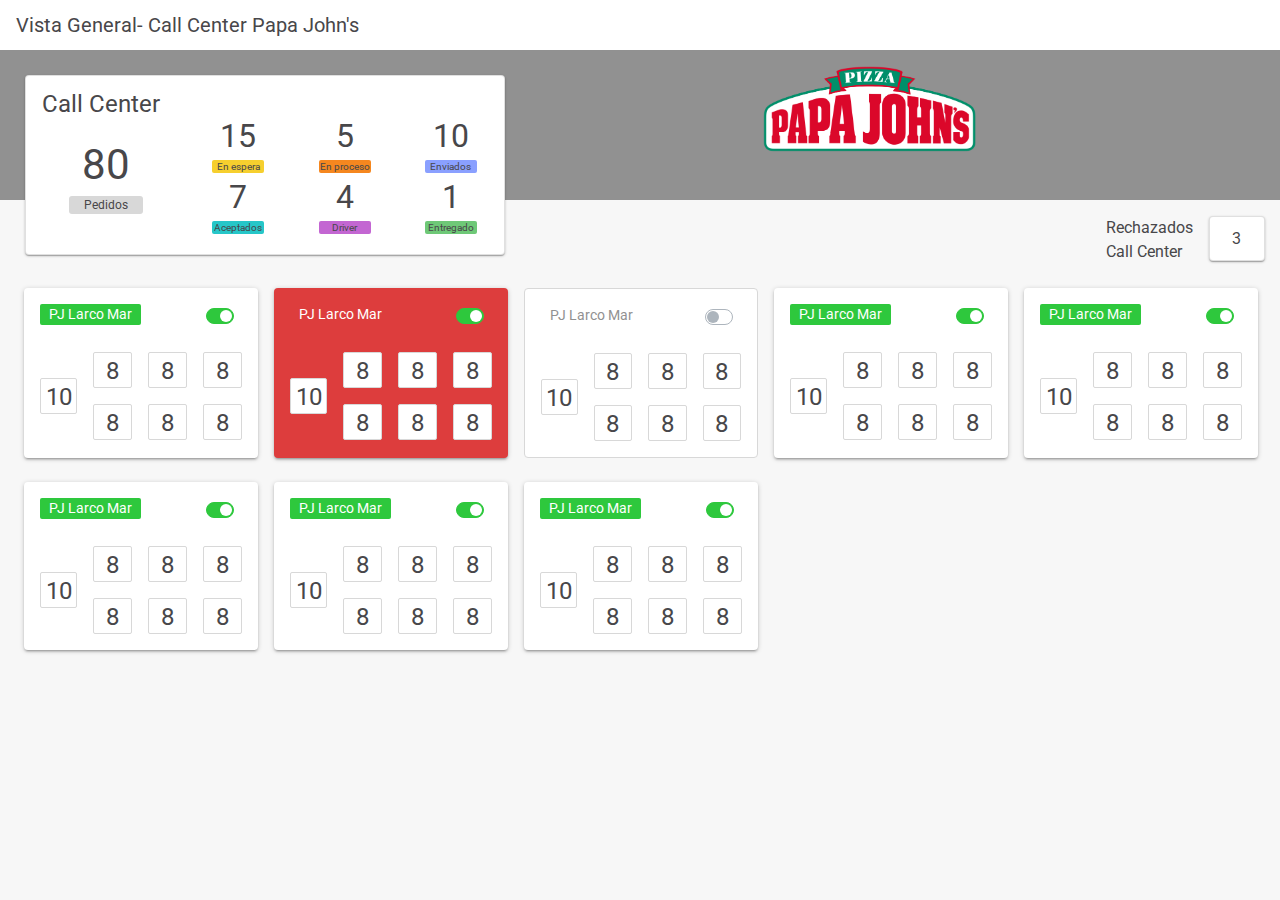
<file: index.html>
<!DOCTYPE html>
<html lang="en">

<head>
    <meta charset="UTF-8">
    <meta name="viewport" content="width=device-width, initial-scale=1.0">
    <meta http-equiv="X-UA-Compatible" content="ie=edge">
    <link href="https://fonts.googleapis.com/css?family=Roboto" rel="stylesheet">
    <link rel="stylesheet" href="https://stackpath.bootstrapcdn.com/bootstrap/4.3.1/css/bootstrap.min.css" integrity="sha384-ggOyR0iXCbMQv3Xipma34MD+dH/1fQ784/j6cY/iJTQUOhcWr7x9JvoRxT2MZw1T" crossorigin="anonymous">
    <link rel="stylesheet" href="https://use.fontawesome.com/releases/v5.8.2/css/all.css" integrity="sha384-oS3vJWv+0UjzBfQzYUhtDYW+Pj2yciDJxpsK1OYPAYjqT085Qq/1cq5FLXAZQ7Ay" crossorigin="anonymous">
    <link rel="stylesheet" href="css/main.css">

    <title>Document</title>
</head>

<body>
    <header>
        <p class="title-1 p-title mb-0 pl-3">Vista General- Call Center Papa John's</p>
    </header>
    <section class="section-logo p-3 position-relative ">
        <div class="text-right">
            <i class="title-2 white-text fas fa-ellipsis-v cursor"></i>
        </div>
        <!-- Menu  -->
        <!-- <div class="nav-menu position-absolute">
            <div>Canales de compra</div>
            <div>Límite de pedidos por tienda</div>
            <div>Pedidos Rechazados</div>
            <div>Equivalencias</div>
            <div>Impuestos</div>
        </div> -->
        <!--  -->
        <div class="text-right pr-5">
            <img class="image-logo " src="assets/images/logo.png" alt="">
        </div>
        <section class="section-call-center position-absolute ">
            <div class="pl-3 position-relative title-position">
                <p class="title-2 mb-0">Call Center</p>
            </div>
            <div class="grid-section-call">
                <div>
                    <div class="text-center">
                        <div class="title-4 ">
                            80
                        </div>
                        <div class="flex-center">
                            <div class="card-orders bg-gray-light title-5 text-center ">
                                <p class="mb-0">Pedidos</p>
                            </div>
                        </div>


                    </div>
                </div>
                <div class="grid-states-call">
                    <div class="text-center">
                        <div class="title-3">15</div>
                        <div class="card-states bg-yellow ">En espera</div>
                    </div>
                    <div class="text-center">
                        <div class="title-3">5</div>
                        <div class="card-states bg-orange ">En proceso</div>
                    </div>
                    <div class="text-center">
                        <div class="title-3">10</div>
                        <div class="card-states bg-purple ">Enviados</div>
                    </div>
                    <div class="text-center">
                        <div class="title-3">7</div>
                        <div class="card-states bg-turquoise ">Aceptados</div>
                    </div>
                    <div class="text-center">
                        <div class="title-3">4</div>
                        <div class="card-states bg-violet ">Driver</div>
                    </div>
                    <div class="text-center">
                        <div class="title-3">1</div>
                        <div class="card-states bg-green-s ">Entregado</div>
                    </div>


                </div>
            </div>
        </section>
    </section>

    <section class="">
        <div class=" d-flex justify-content-end ">
            <div class="grid-number-rejected pt-3">
                <div>
                    <p class="mb-0 ">Rechazados </p>
                    <p class="mb-0 ">Call Center</p>
                </div>

                <div class="cards-number flex-center bg-white ">
                    3
                </div>
            </div>
        </div>
        <div class="grid-store-general  p-4">
            <div class="p-3 box-store">
                <div class="grid-name-store mb-4">
                    <div class="title-6 ">
                        <p class="box-title-store mb-0 text-center">PJ Larco Mar</p>
                    </div>
                    <div>
                        <div class="custom-control custom-switch text-right">
                            <input type="checkbox"  checked class="custom-control-input" id="customSwitch1">
                            <label class="custom-control-label" for="customSwitch1"></label>
                        </div>
                    </div>
                </div>
                <div class="grid-store-box">
                    <div class="box-states title-2 text-center">10</div>
                    <div class="grid-states-store text-center">
                        <div class="box-states title-2">8</div>
                        <div class="box-states title-2">8</div>
                        <div class="box-states title-2">8</div>
                        <div class="box-states title-2">8</div>
                        <div class="box-states title-2">8</div>
                        <div class="box-states title-2">8</div>
                    </div>
                </div>
            </div>
            <!-- 

                EN la tienda siguiente esta la clase "state-store-alert" que convierte los estilos a rojo
             -->
            <div class="p-3 box-store state-store-alert">
                <div class="grid-name-store mb-4">
                    <div class="title-6 ">
                        <p class="box-title-store mb-0 text-center">PJ Larco Mar</p>
                    </div>
                    <div>
                        <div class="custom-control custom-switch text-right">
                            <input type="checkbox"  checked class="custom-control-input" id="customSwitch9">
                            <label class="custom-control-label" for="customSwitch9"></label>
                        </div>
                    </div>
                </div>
                <div class="grid-store-box">
                    <div class="box-states title-2 text-center">10</div>
                    <div class="grid-states-store text-center">
                        <div class="box-states title-2">8</div>
                        <div class="box-states title-2">8</div>
                        <div class="box-states title-2">8</div>
                        <div class="box-states title-2">8</div>
                        <div class="box-states title-2">8</div>
                        <div class="box-states title-2">8</div>
                    </div>
                </div>
            </div>

            <!-- Clase para desactivar tienda "store-desactive" -->

            <div class="p-3 box-store store-desactive">
                <div class="grid-name-store mb-4">
                    <div class="title-6 ">
                        <p class="box-title-store mb-0 text-center">PJ Larco Mar</p>
                    </div>
                    <div>
                        <div class="custom-control custom-switch text-right">
                            <input type="checkbox"   class="custom-control-input" id="customSwitch2">
                            <label class="custom-control-label" for="customSwitch2"></label>
                        </div>
                    </div>
                </div>
                <div class="grid-store-box">
                    <div class="box-states title-2 text-center">10</div>
                    <div class="grid-states-store text-center">
                        <div class="box-states title-2">8</div>
                        <div class="box-states title-2">8</div>
                        <div class="box-states title-2">8</div>
                        <div class="box-states title-2">8</div>
                        <div class="box-states title-2">8</div>
                        <div class="box-states title-2">8</div>
                    </div>
                </div>
            </div>
            <div class="p-3 box-store">
                <div class="grid-name-store mb-4">
                    <div class="title-6 ">
                        <p class="box-title-store mb-0 text-center">PJ Larco Mar</p>
                    </div>
                    <div>
                        <div class="custom-control custom-switch text-right">
                            <input type="checkbox" checked class="custom-control-input" id="customSwitch3">
                            <label class="custom-control-label" for="customSwitch3"></label>
                        </div>
                    </div>
                </div>
                <div class="grid-store-box">
                    <div class="box-states title-2 text-center">10</div>
                    <div class="grid-states-store text-center">
                        <div class="box-states title-2">8</div>
                        <div class="box-states title-2">8</div>
                        <div class="box-states title-2">8</div>
                        <div class="box-states title-2">8</div>
                        <div class="box-states title-2">8</div>
                        <div class="box-states title-2">8</div>
                    </div>
                </div>
            </div>
            <div class="p-3 box-store">
                <div class="grid-name-store mb-4">
                    <div class="title-6 ">
                        <p class="box-title-store mb-0 text-center">PJ Larco Mar</p>
                    </div>
                    <div>
                        <div class="custom-control custom-switch text-right">
                            <input type="checkbox" checked class="custom-control-input" id="customSwitch4">
                            <label class="custom-control-label" for="customSwitch4"></label>
                        </div>
                    </div>
                </div>
                <div class="grid-store-box">
                    <div class="box-states title-2 text-center">10</div>
                    <div class="grid-states-store text-center">
                        <div class="box-states title-2">8</div>
                        <div class="box-states title-2">8</div>
                        <div class="box-states title-2">8</div>
                        <div class="box-states title-2">8</div>
                        <div class="box-states title-2">8</div>
                        <div class="box-states title-2">8</div>
                    </div>
                </div>
            </div>
            <div class="p-3 box-store">
                <div class="grid-name-store mb-4">
                    <div class="title-6 ">
                        <p class="box-title-store mb-0 text-center">PJ Larco Mar</p>
                    </div>
                    <div>
                        <div class="custom-control custom-switch text-right">
                            <input type="checkbox" checked class="custom-control-input" id="customSwitch5">
                            <label class="custom-control-label" for="customSwitch5"></label>
                        </div>
                    </div>
                </div>
                <div class="grid-store-box">
                    <div class="box-states title-2 text-center">10</div>
                    <div class="grid-states-store text-center">
                        <div class="box-states title-2">8</div>
                        <div class="box-states title-2">8</div>
                        <div class="box-states title-2">8</div>
                        <div class="box-states title-2">8</div>
                        <div class="box-states title-2">8</div>
                        <div class="box-states title-2">8</div>
                    </div>
                </div>
            </div>
            <div class="p-3 box-store">
                <div class="grid-name-store mb-4">
                    <div class="title-6 ">
                        <p class="box-title-store mb-0 text-center">PJ Larco Mar</p>
                    </div>
                    <div>
                        <div class="custom-control custom-switch text-right">
                            <input type="checkbox" checked class="custom-control-input" id="customSwitch6">
                            <label class="custom-control-label" for="customSwitch6"></label>
                        </div>
                    </div>
                </div>
                <div class="grid-store-box">
                    <div class="box-states title-2 text-center">10</div>
                    <div class="grid-states-store text-center">
                        <div class="box-states title-2">8</div>
                        <div class="box-states title-2">8</div>
                        <div class="box-states title-2">8</div>
                        <div class="box-states title-2">8</div>
                        <div class="box-states title-2">8</div>
                        <div class="box-states title-2">8</div>
                    </div>
                </div>
            </div>
            <div class="p-3 box-store">
                <div class="grid-name-store mb-4">
                    <div class="title-6 ">
                        <p class="box-title-store mb-0 text-center">PJ Larco Mar</p>
                    </div>
                    <div>
                        <div class="custom-control custom-switch text-right">
                            <input type="checkbox" checked class="custom-control-input" id="customSwitch7">
                            <label class="custom-control-label" for="customSwitch7"></label>
                        </div>
                    </div>
                </div>
                <div class="grid-store-box">
                    <div class="box-states title-2 text-center">10</div>
                    <div class="grid-states-store text-center">
                        <div class="box-states title-2">8</div>
                        <div class="box-states title-2">8</div>
                        <div class="box-states title-2">8</div>
                        <div class="box-states title-2">8</div>
                        <div class="box-states title-2">8</div>
                        <div class="box-states title-2">8</div>
                    </div>
                </div>
            </div>
        </div>
    </section>

</body>

</html>
</file>
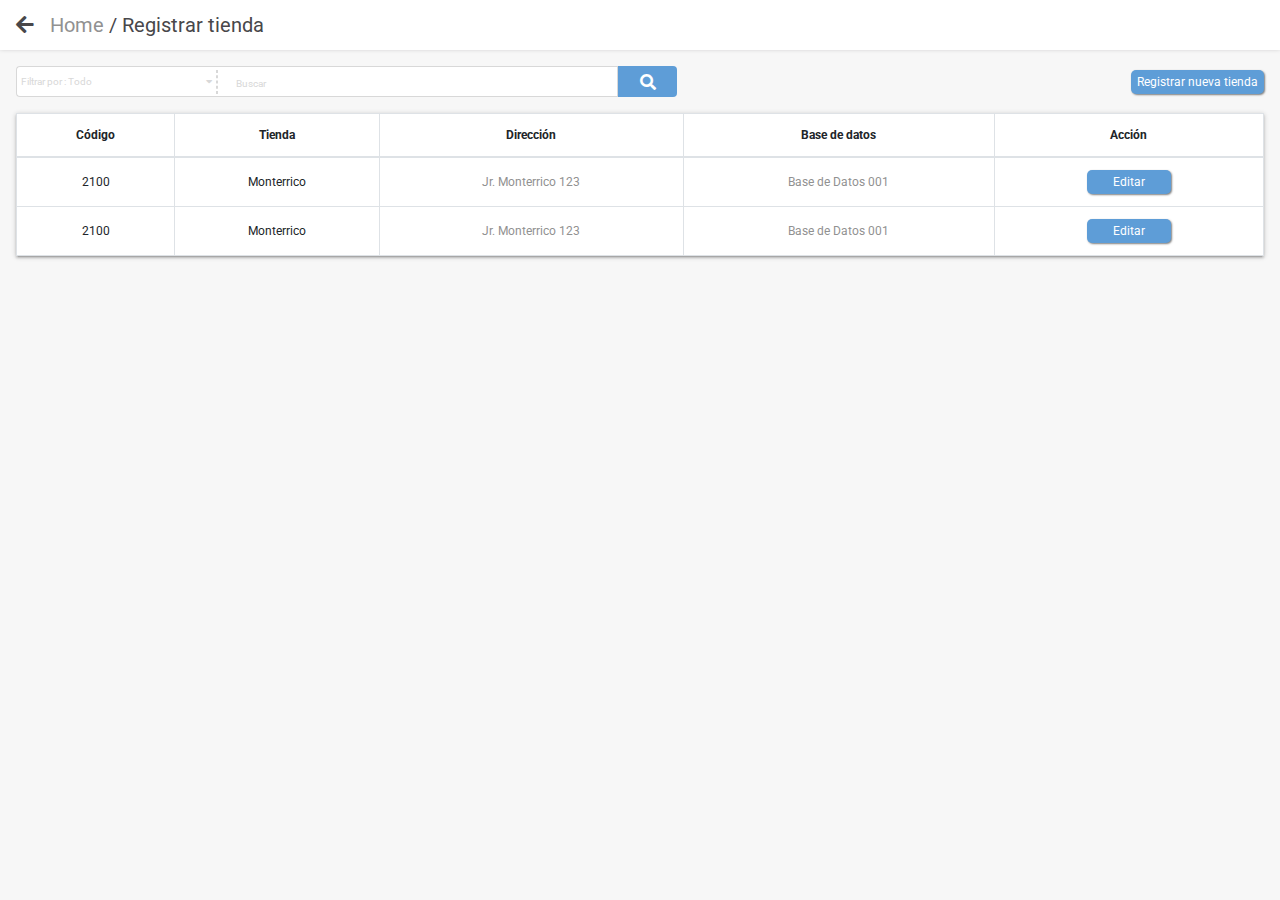
<file: agregar-tienda.html>
<!DOCTYPE html>
<html lang="en">

<head>
    <meta charset="UTF-8">
    <meta name="viewport" content="width=device-width, initial-scale=1.0">
    <meta http-equiv="X-UA-Compatible" content="ie=edge">
    <link href="https://fonts.googleapis.com/css?family=Roboto" rel="stylesheet">
    <link rel="stylesheet" href="https://stackpath.bootstrapcdn.com/bootstrap/4.3.1/css/bootstrap.min.css"
        integrity="sha384-ggOyR0iXCbMQv3Xipma34MD+dH/1fQ784/j6cY/iJTQUOhcWr7x9JvoRxT2MZw1T" crossorigin="anonymous">
        <link rel="stylesheet" href="assets/icons/fontawesome/css/all.css"  rel="stylesheet">
    <link rel="stylesheet" href="css/main.css">
    <title>Document</title>
</head>

<body>
    <header>
        <p class="title-1 p-title pl-3 mb-0"><i class="cursor fas fa-arrow-left pr-3"></i><span class="gray-text">Home
            </span> / Registrar tienda</p>
    </header>
    <section>
        <div class="grid-nav-bar-new-store pl-3 pr-3 pt-3">
            <div class="grid-filter-search  position-relative">
                <div class=" mb-0 ">
                    <div class=" select-filter filter-states-2 bg-white ">
                        <p class="mb-0 pl-1">Filtrar por : Todo</p>
                        <div class="text-right p-1 cursor">
                            <i class=" fas fa-caret-down "></i>
                        </div>

                    </div>

                </div>
                <!-- Menu filtros -->
                <!-- <div class="position-absolute bg-white menu-states menu-filters">
                            
                            <div class=" states-select p-2 pl-3 cursor">
    
                                Código
                            </div>
                            <div class=" states-select p-2 pl-3 cursor">
    
                                Tienda
                            </div>
                            <div>
                                <div class="p-2 pl-3 cursor states-select">
    
                                    Base de datos
                                </div>
                            </div>
                            
                            <div>
                                <div class=" states-select p-2 pl-3 cursor">
    
                                    Mostrar todo
                                </div>
                            </div>
                        </div> -->


                <div class="border-line d-flex align-items-center justify-content-center">
                    <div class="line-form"></div>
                </div>

                <div class="grid-input-search">
                    <div>
                        <input class="input-search pl-2" placeholder="Buscar" type="text">
                    </div>

                    <div class="btn-search d-flex align-items-center justify-content-center cursor"><i
                            class="fas fa-search"></i>
                    </div>
                </div>
            </div>
            <div class="">
                <button class="btn-table bg-skyblue ">Registrar nueva tienda</button>

            </div>
    </section>
    <section class="p-3">
        <table class="table table-bordered mb-0  text-center">
            <thead>
                <tr class="title-5 ">
                    <th scope="col">Código</th>
                    <th scope="col">Tienda</th>
                    <th scope="col">Dirección</th>
                    <th scope="col">Base de datos</th>
                    <th scope="col">Acción</th>
                </tr>
            </thead>
            <tbody class="title-5">
                <tr>

                    <td>2100</td>
                    <td>Monterrico</td>
                    <td class="gray-text">
                        <p class="mb-0">Jr. Monterrico 123</p>

                    </td>
                    <td class="gray-text">
                        <p class="mb-0">Base de Datos 001</p>

                    </td>


                    <td>
                        <button class=" btn-table bg-skyblue">Editar</button>

                    </td>
                </tr>
                <tr>
                    <td>2100</td>
                    <td>Monterrico</td>
                    <td class="gray-text">
                        <p class="mb-0">Jr. Monterrico 123</p>

                    </td>
                    <td class="gray-text">
                        <p class="mb-0">Base de Datos 001</p>
                    </td>
                    <td>
                        <button class=" btn-table bg-skyblue">Editar</button>
                    </td>
                </tr>
        </table>
    </section>
</body>

</html>
</file>
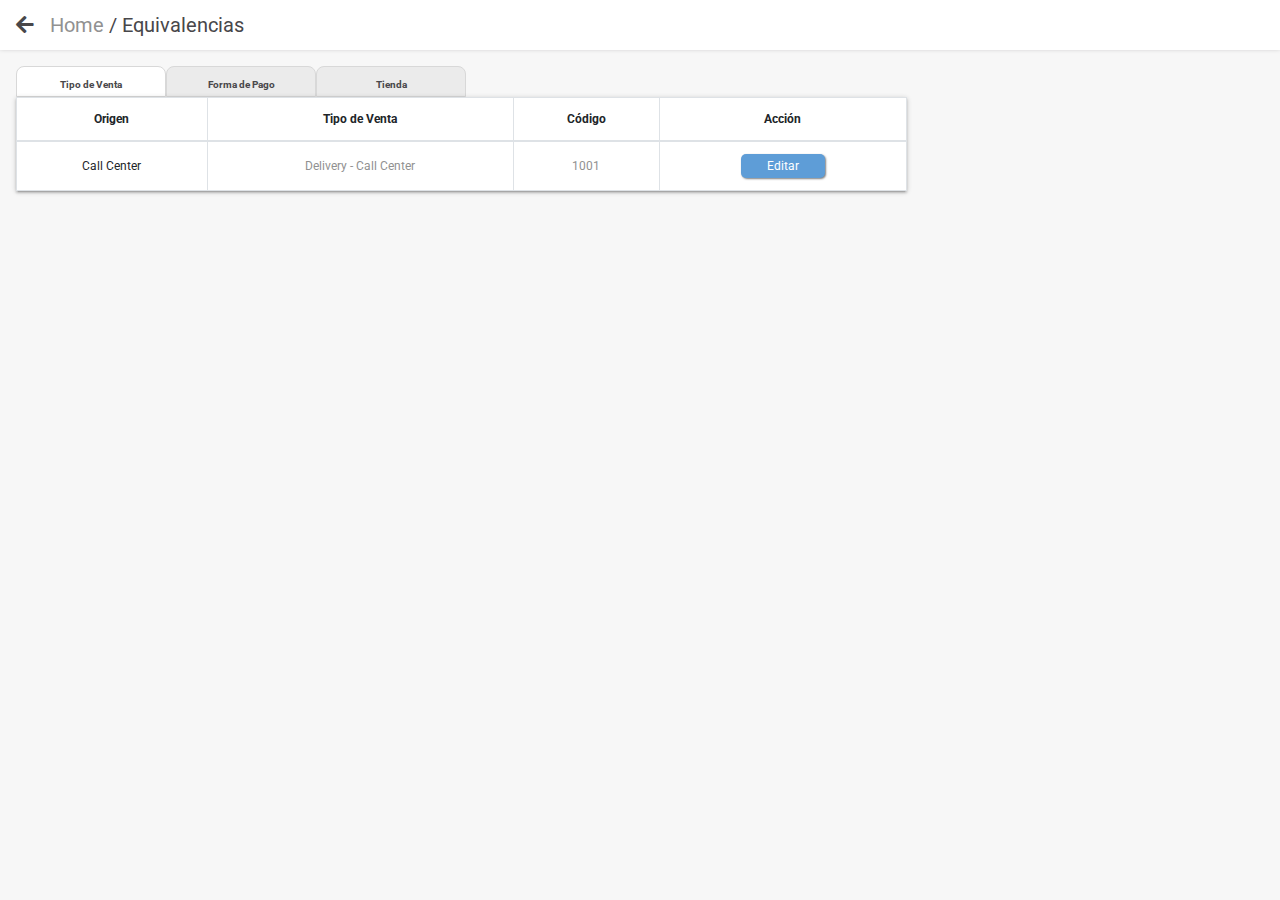
<file: equivalencias.html>
<!DOCTYPE html>
<html lang="en">

<head>
    <meta charset="UTF-8">
    <meta name="viewport" content="width=device-width, initial-scale=1.0">
    <meta http-equiv="X-UA-Compatible" content="ie=edge">
    <link href="https://fonts.googleapis.com/css?family=Roboto" rel="stylesheet">
    <link rel="stylesheet" href="https://stackpath.bootstrapcdn.com/bootstrap/4.3.1/css/bootstrap.min.css" integrity="sha384-ggOyR0iXCbMQv3Xipma34MD+dH/1fQ784/j6cY/iJTQUOhcWr7x9JvoRxT2MZw1T" crossorigin="anonymous">
    <link rel="stylesheet" href="assets/icons/fontawesome/css/all.css"  rel="stylesheet">
    <link rel="stylesheet" href="css/main.css">
    <title>Document</title>
</head>

<body>
    <header>
        <p class="title-1 p-title pl-3 mb-0"><i class="fas fa-arrow-left pr-3 cursor"></i><span class="gray-text">Home </span> / Equivalencias
        </p>
    </header>
    <section class="">
        <div class="tabs p-3">
            <input type="radio" name="tabs" id="tabone" checked="checked">
            <label class=" mb-0" for="tabone">Tipo de Venta</label>
            <div class="tab ">
                <table class="table table-bordered mb-0  tab-pay  text-center">
                    <thead>
                        <tr class="title-5 ">
                            <th scope="col">Origen</th>
                            <th scope="col">Tipo de Venta</th>
                            <th scope="col">Código</th>
                            <th scope="col">Acción</th>

                        </tr>
                    </thead>
                    <tbody class="title-5">
                        <tr>

                            <td>Call Center</td>
                            <td class="gray-text">Delivery - Call Center</td>
                            <td class="gray-text">

                                <p class="mb-0">1001</p>
                                <!-- <input class="edit-input" value="1001" type="text"> -->
                            </td>
                            <td>
                                <button class=" btn-table bg-skyblue">Editar</button>
                                <!-- <button class="btn-table bg-green-dark">Guardar</button> -->
                            </td>
                        </tr>

                </table>
            </div>

            <input type="radio" name="tabs" id="tabtwo">
            <label class=" mb-0" for="tabtwo">Forma de Pago</label>
            <div class="tab ">
                <table class=" tab-pay table table-bordered mb-0  text-center">
                    <thead>
                        <tr class="title-5 ">
                            <th scope="col">Canal de Venta</th>
                            <th scope="col">Forma de Pago</th>
                            <th scope="col">Código</th>
                            <th scope="col">Acción</th>

                        </tr>
                    </thead>
                    <tbody class="title-5">
                        <tr>

                            <td>Call Center- Domicilios</td>
                            <td class="gray-text">Efectivo Soles</td>
                            <td class="gray-text">
                                <p class="mb-0">1001</p>
                                <!-- <input class="edit-input" value="1001" type="text"> -->
                            </td>
                            <td>
                                <button class=" btn-table bg-skyblue">Editar</button>
                                <!-- <button class="btn-table bg-green-dark">Guardar</button> -->
                            </td>
                        </tr>

                </table>
            </div>

            <input type="radio" name="tabs" id="tabthree">
            <label class=" mb-0" for="tabthree">Tienda</label>
            <div class="tab ">
                <table class="table table-bordered mb-0  text-center">
                    <thead>
                        <tr class="title-5 ">
                            <th scope="col">Código</th>
                            <th scope="col">Tienda</th>
                            <th scope="col">Glovo</th>
                            <th scope="col">Rappi</th>
                            <th scope="col">Uber</th>
                            <th scope="col">Olo</th>
                            <th scope="col">Acción</th>
                        </tr>
                    </thead>
                    <tbody class="title-5">
                        <tr>

                            <td>2100</td>
                            <td>Monterrico</td>
                            <td class="gray-text">
                                <p class="mb-0">G001</p>
                                <!-- <input class="edit-input" value="G001" type="text"> -->
                            </td>
                            <td class="gray-text">
                                <p class="mb-0">R001</p>
                                <!-- <input class="edit-input" value="R001" type="text"> -->
                            </td>
                            <td class="gray-text">
                                <p class="mb-0">U001</p>
                                <!-- <input class="edit-input" value="U001" type="text"> -->
                            </td>
                            <td class="gray-text">
                                <p class="mb-0">O001</p>
                                <!-- <input class="edit-input" value="O001" type="text"> -->
                            </td>
                            <td>
                                <button class=" btn-table bg-skyblue">Editar</button>
                                <!-- <button class="btn-table bg-green-dark">Guardar</button> -->
                            </td>
                        </tr>

                </table>
            </div>
        </div>
    </section>
</body>

</html>
</file>
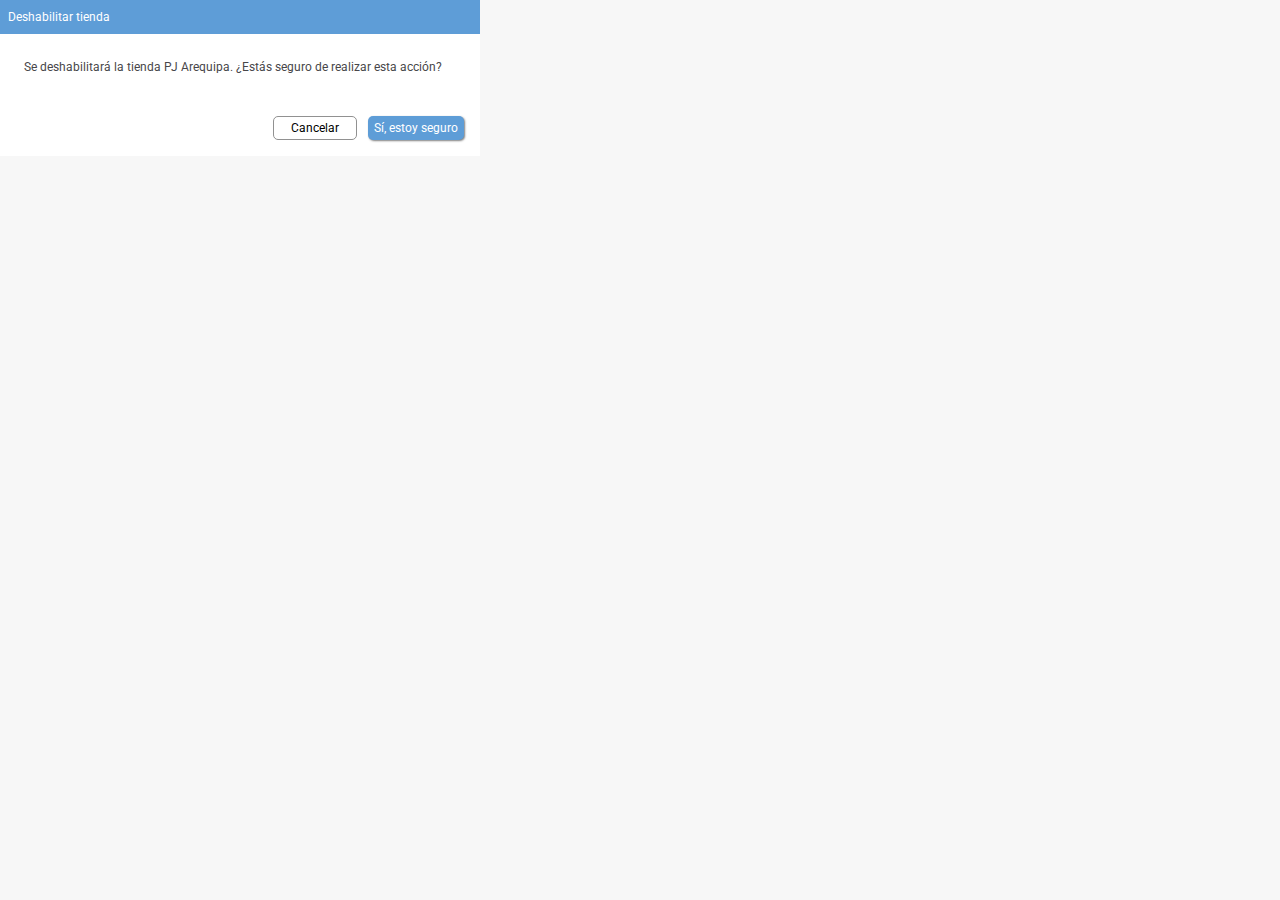
<file: modal-deshabilitar-tienda.html>
<!DOCTYPE html>
<html lang="en">

<head>
    <meta charset="UTF-8">
    <meta name="viewport" content="width=device-width, initial-scale=1.0">
    <meta http-equiv="X-UA-Compatible" content="ie=edge">
    <link href="https://fonts.googleapis.com/css?family=Roboto" rel="stylesheet">
    <link rel="stylesheet" href="https://stackpath.bootstrapcdn.com/bootstrap/4.3.1/css/bootstrap.min.css"
        integrity="sha384-ggOyR0iXCbMQv3Xipma34MD+dH/1fQ784/j6cY/iJTQUOhcWr7x9JvoRxT2MZw1T" crossorigin="anonymous">
    <link rel="stylesheet" href="https://use.fontawesome.com/releases/v5.8.2/css/all.css"
        integrity="sha384-oS3vJWv+0UjzBfQzYUhtDYW+Pj2yciDJxpsK1OYPAYjqT085Qq/1cq5FLXAZQ7Ay" crossorigin="anonymous">
    <link rel="stylesheet" href="css/main.css">
    <title>Document</title>
</head>

<body>
    <div class="modal-w title-5">
        <div class="grid-modal-detail-order p-2 bg-skyblue white-text">
            <div>
                <p class="mb-0 ">Deshabilitar tienda</p>
            </div>

            <div class="text-right">
                <i class="fas fa-times cursor"></i>
            </div>
        </div>
        <div class="bg-white">
            <div class="p-4">
                    Se deshabilitará la tienda  PJ Arequipa. ¿Estás seguro de realizar esta
                    acción? 
            </div>
            <div class="p-3 text-right">
                <button class="btn-cancelar mr-2">Cancelar</button>
                <button class="btn-table bg-skyblue ">Sí, estoy seguro</button>
            </div>
        </div>

    </div>
</body>

</html>
</file>
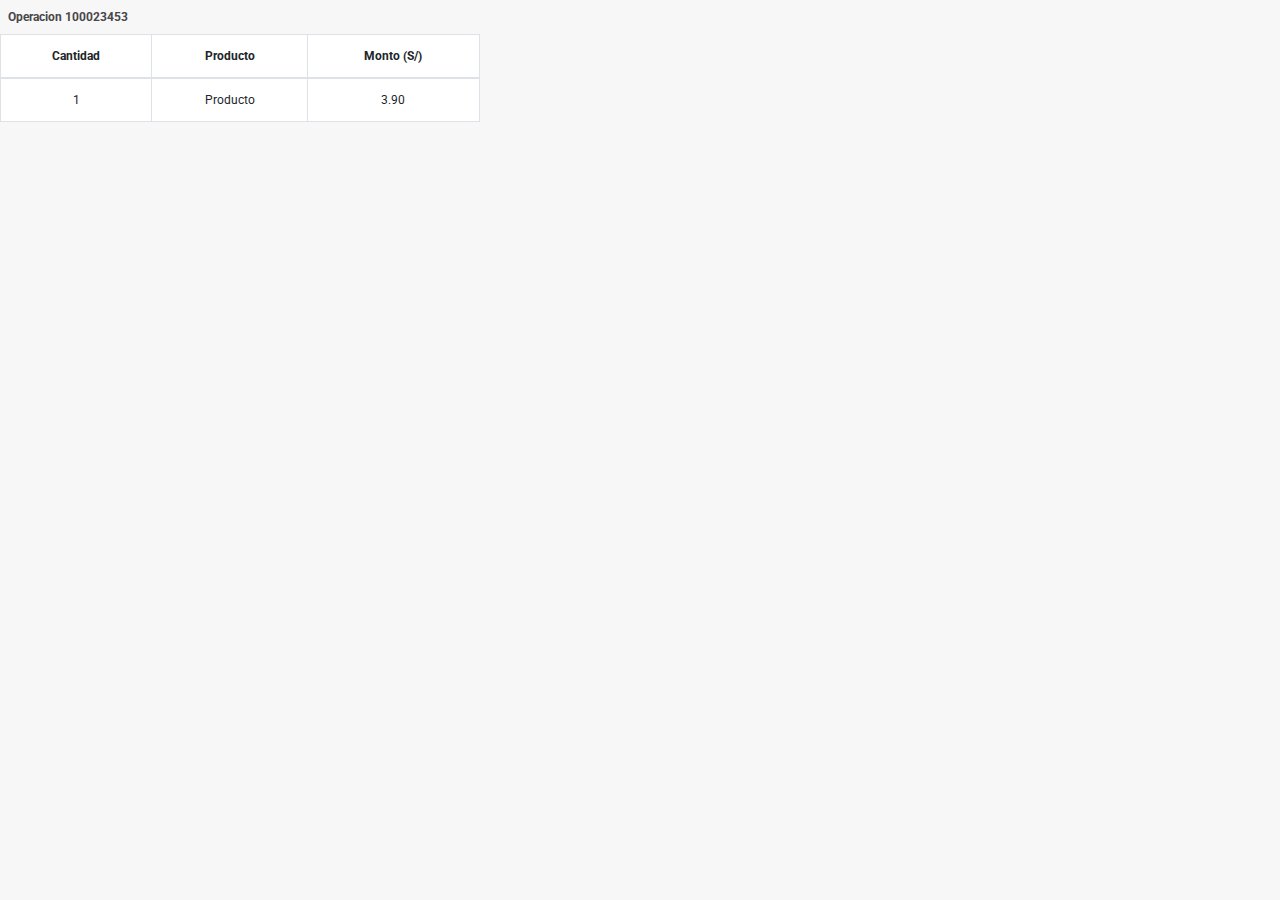
<file: modal-detalle-pedido.html>
<!DOCTYPE html>
<html lang="en">
<head>
    <meta charset="UTF-8">
    <meta name="viewport" content="width=device-width, initial-scale=1.0">
    <meta http-equiv="X-UA-Compatible" content="ie=edge">
    <link href="https://fonts.googleapis.com/css?family=Roboto" rel="stylesheet">
    <link rel="stylesheet" href="https://stackpath.bootstrapcdn.com/bootstrap/4.3.1/css/bootstrap.min.css"
        integrity="sha384-ggOyR0iXCbMQv3Xipma34MD+dH/1fQ784/j6cY/iJTQUOhcWr7x9JvoRxT2MZw1T" crossorigin="anonymous">
    <link rel="stylesheet" href="https://use.fontawesome.com/releases/v5.8.2/css/all.css"
        integrity="sha384-oS3vJWv+0UjzBfQzYUhtDYW+Pj2yciDJxpsK1OYPAYjqT085Qq/1cq5FLXAZQ7Ay" crossorigin="anonymous">
    <link rel="stylesheet" href="css/main.css">
    <title>Document</title>
</head>
<body>
    <div class="modal-w title-5">
        <div class="grid-modal-detail-order p-2">
            <div>
                    <p class="mb-0 font-weight-bold">Operacion 100023453</p>
            </div>
     
            <div class="text-right">
                <i class="fas fa-times cursor"></i>
            </div>
        </div>
        <div>
                <table class="table table-bordered table-modal mb-0    text-center">
                        <thead>
                            <tr class="title-5 ">
                                <th scope="col">Cantidad</th>
                                <th scope="col">Producto</th>
                                <th scope="col">Monto (S/)</th>
                                
    
                            </tr>
                        </thead>
                        <tbody class="title-5">
                            <tr>
    
                                <td>1</td>
                                <td>Producto</td>
                                <td>3.90</td>
                            </tr>
    
                    </table>
        </div>
    </div>
</body>
</html>
</file>
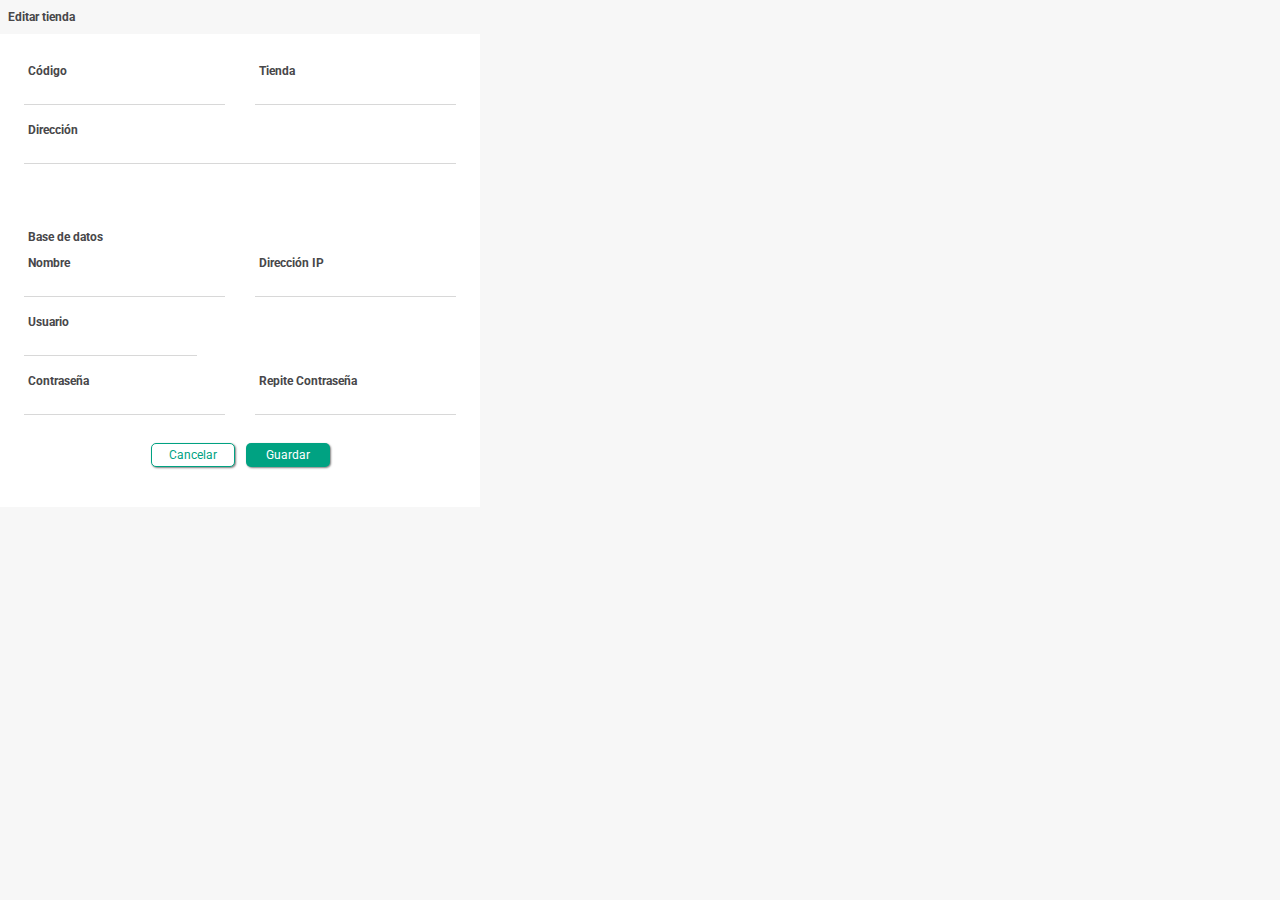
<file: modal-editar-tienda.html>
<!DOCTYPE html>
<html lang="en">
<head>
    <meta charset="UTF-8">
    <meta name="viewport" content="width=device-width, initial-scale=1.0">
    <meta http-equiv="X-UA-Compatible" content="ie=edge">
    <link href="https://fonts.googleapis.com/css?family=Roboto" rel="stylesheet">
    <link rel="stylesheet" href="https://stackpath.bootstrapcdn.com/bootstrap/4.3.1/css/bootstrap.min.css"
        integrity="sha384-ggOyR0iXCbMQv3Xipma34MD+dH/1fQ784/j6cY/iJTQUOhcWr7x9JvoRxT2MZw1T" crossorigin="anonymous">
    <link rel="stylesheet" href="https://use.fontawesome.com/releases/v5.8.2/css/all.css"
        integrity="sha384-oS3vJWv+0UjzBfQzYUhtDYW+Pj2yciDJxpsK1OYPAYjqT085Qq/1cq5FLXAZQ7Ay" crossorigin="anonymous">
    <link rel="stylesheet" href="css/main.css">
    <title>Document</title>
</head>
<body>
    <div class="modal-w title-5">
        <div class="grid-modal-detail-order p-2">
            <div>
                <p class="mb-0 font-weight-bold">Editar tienda</p>
            </div>

            <div class="text-right">
                <i class="fas fa-times cursor"></i>
            </div>
        </div>
        <div class="bg-white p-4">
          <div class="grid-modal-input-two">
              <div>
                  <p class="mb-0 p-1 font-weight-bold">Código</p>
                  <input class="input-modal-2" type="text">
              </div>
              <div>
                <p class="mb-0 p-1 font-weight-bold">Tienda</p>
                <input class="input-modal-2" type="text">

              </div>
          </div>
<div>
    <p class="mb-0 p-1 font-weight-bold">Dirección</p>
    <input class="input-modal-2" type="text">
</div>
<div class="mt-5">
    <p class="mb-0 p-1 font-weight-bold">Base de datos</p>
    <div class="grid-modal-input-two">
        <div>
            <p class="mb-0 p-1 font-weight-bold">Nombre</p>
            <input class="input-modal-2" type="text">
        </div>
        <div>
            <p class="mb-0 p-1 font-weight-bold">Dirección IP</p>
            <input class="input-modal-2" type="text">
        </div>
    </div>
    <div>
        <p class="mb-0 p-1 font-weight-bold">Usuario</p>
        <div>
            <i class="fas fa-user-circle input-img" ></i>
            <input class="input-modal-2 user-input pl-5" type="text">
        </div>
        
    </div>
    <div class="grid-modal-input-two">
        <div>
            <p class="mb-0 p-1 font-weight-bold">Contraseña</p>
            <div>
                <i class="fas fa-lock input-img"></i>
                <input class="input-modal-2  pl-5" type="password">
            </div>
            
        </div>
        <div>
          <p class="mb-0 p-1 font-weight-bold">Repite Contraseña</p>
          <div>
            <i class="fas fa-lock input-img"></i>
            <input class="input-modal-2  pl-5" type="password">
          </div>
         

        </div>
    </div>
</div>

            <div class="p-3 text-center">
                <button class="btn-cancelar-impuesto green-text mr-2">Cancelar</button>
                <button class="btn-table bg-green-dark ">Guardar</button>
            </div>
        </div>
    </div>
</body>
</html>
</file>
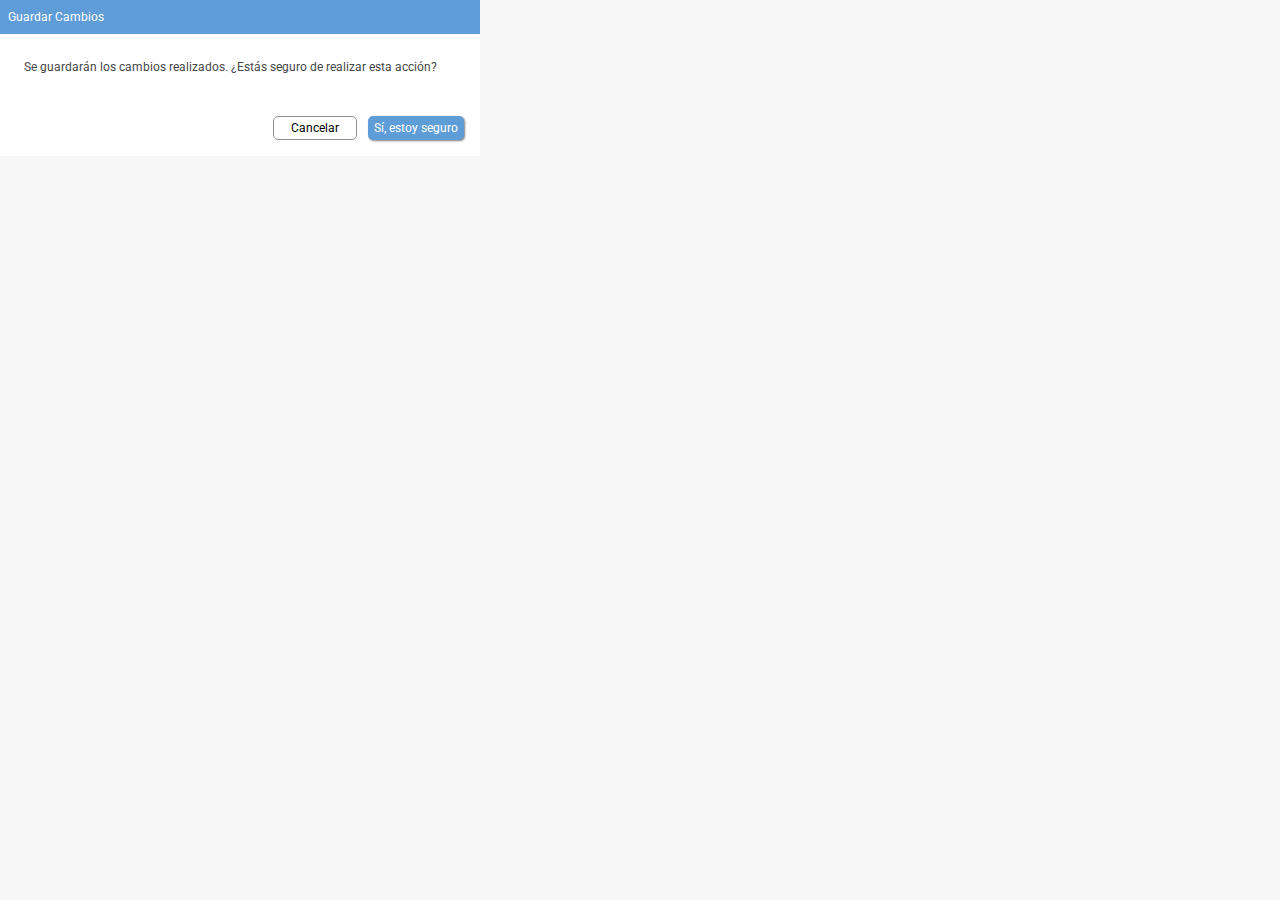
<file: modal-guardar-canales.html>
<!DOCTYPE html>
<html lang="en">

<head>
    <meta charset="UTF-8">
    <meta name="viewport" content="width=device-width, initial-scale=1.0">
    <meta http-equiv="X-UA-Compatible" content="ie=edge">
    <link href="https://fonts.googleapis.com/css?family=Roboto" rel="stylesheet">
    <link rel="stylesheet" href="https://stackpath.bootstrapcdn.com/bootstrap/4.3.1/css/bootstrap.min.css"
        integrity="sha384-ggOyR0iXCbMQv3Xipma34MD+dH/1fQ784/j6cY/iJTQUOhcWr7x9JvoRxT2MZw1T" crossorigin="anonymous">
    <link rel="stylesheet" href="https://use.fontawesome.com/releases/v5.8.2/css/all.css"
        integrity="sha384-oS3vJWv+0UjzBfQzYUhtDYW+Pj2yciDJxpsK1OYPAYjqT085Qq/1cq5FLXAZQ7Ay" crossorigin="anonymous">
    <link rel="stylesheet" href="css/main.css">
    <title>Document</title>
</head>

<body>
    <div class="modal-w title-5">
        <div class="grid-modal-detail-order p-2 bg-skyblue white-text">
            <div>
                <p class="mb-0 ">Guardar Cambios</p>
            </div>

            <div class="text-right">
                <i class="fas fa-times cursor"></i>
            </div>
        </div>
        <div class="bg-white">
            <div class="p-4">
                Se guardarán los cambios realizados. ¿Estás seguro de realizar
                esta acción?
            </div>
            <div class="p-3 text-right">
                <button class="btn-cancelar mr-2">Cancelar</button>
                <button class="btn-table bg-skyblue ">Sí, estoy seguro</button>
            </div>
        </div>

    </div>
</body>

</html>
</file>
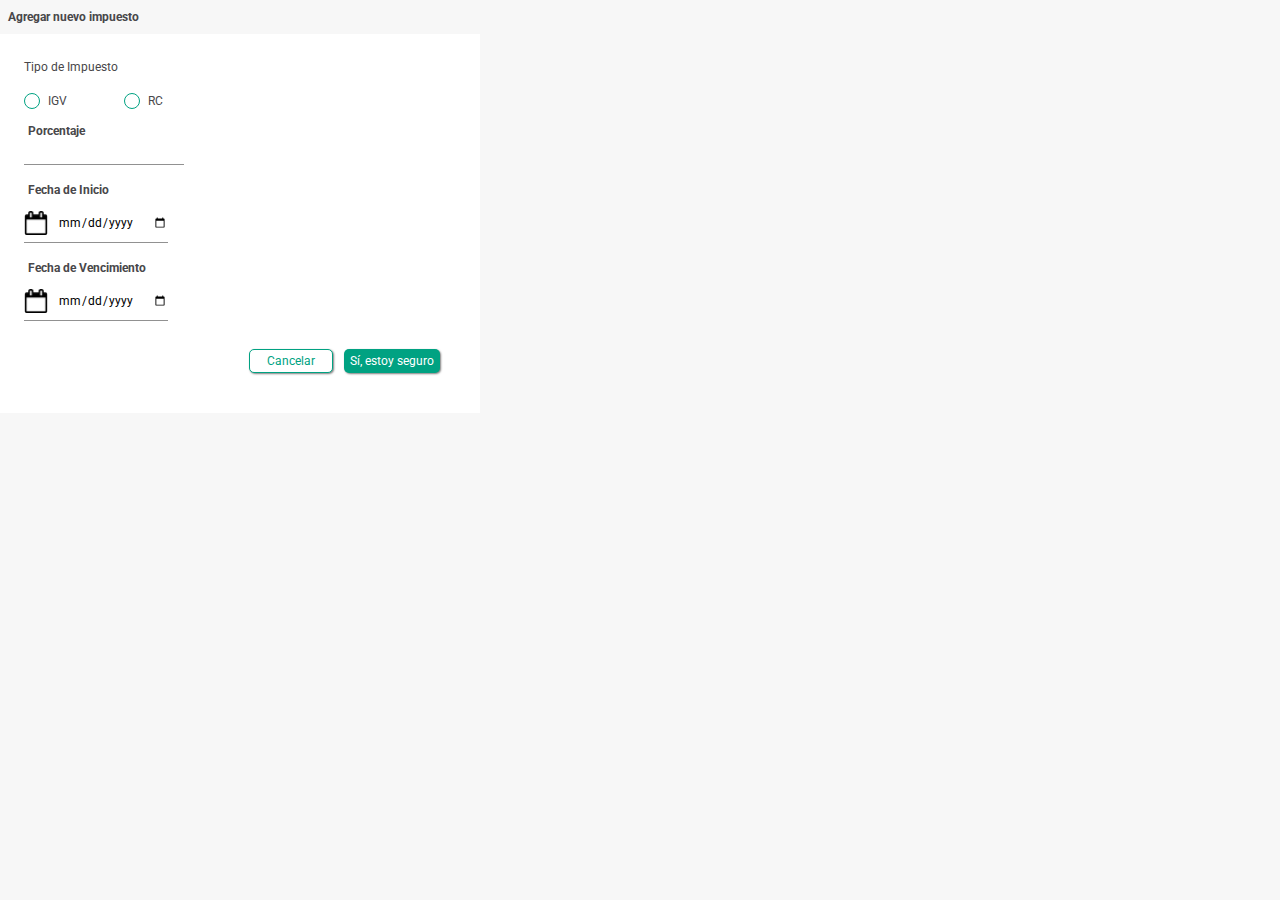
<file: modal-nuevo-impuesto.html>
<!DOCTYPE html>
<html lang="en">

<head>
    <meta charset="UTF-8">
    <meta name="viewport" content="width=device-width, initial-scale=1.0">
    <meta http-equiv="X-UA-Compatible" content="ie=edge">
    <link href="https://fonts.googleapis.com/css?family=Roboto" rel="stylesheet">
    <link rel="stylesheet" href="https://stackpath.bootstrapcdn.com/bootstrap/4.3.1/css/bootstrap.min.css"
        integrity="sha384-ggOyR0iXCbMQv3Xipma34MD+dH/1fQ784/j6cY/iJTQUOhcWr7x9JvoRxT2MZw1T" crossorigin="anonymous">
    <link rel="stylesheet" href="https://use.fontawesome.com/releases/v5.8.2/css/all.css"
        integrity="sha384-oS3vJWv+0UjzBfQzYUhtDYW+Pj2yciDJxpsK1OYPAYjqT085Qq/1cq5FLXAZQ7Ay" crossorigin="anonymous">
    <link rel="stylesheet" href="css/main.css">
    <title>Document</title>
</head>

<body>
    <div class="modal-w title-5">
        <div class="grid-modal-detail-order p-2">
            <div>
                <p class="mb-0 font-weight-bold">Agregar nuevo impuesto</p>
            </div>

            <div class="text-right">
                <i class="fas fa-times cursor"></i>
            </div>
        </div>
        <div class="bg-white p-4">
            <p>Tipo de Impuesto</p>
            <div class="rb_filter--green grid-radio">
                <div>
                    <input type="radio" id="f-option" name="selector">
                    <label for="f-option">IGV</label>
                    <div class="check"></div>
                </div>
                <div>
                    <input type="radio" id="s-option" name="selector">
                    <label for="s-option">RC</label>
                    <div class="check"></div>
                </div>
            </div>
            <div>
                <p class="mb-0 p-1 font-weight-bold">Porcentaje</p>
                <input class="input-modal " type="text">
            </div>
            <div>
                <p class="mb-0 p-1 font-weight-bold">Fecha de Inicio</p>
                <input class="input-modal date-image" type="date" name="" id="">
            </div>
            <div>
                <p class="mb-0 p-1 font-weight-bold">Fecha de Vencimiento</p>
                <input class="input-modal date-image" type="date" name="" id="">
            </div>
            <div class="p-3 text-right">
                <button class="btn-cancelar-impuesto green-text mr-2">Cancelar</button>
                <button class="btn-table bg-green-dark ">Sí, estoy seguro</button>
            </div>
        </div>
    </div>
</body>

</html>
</file>
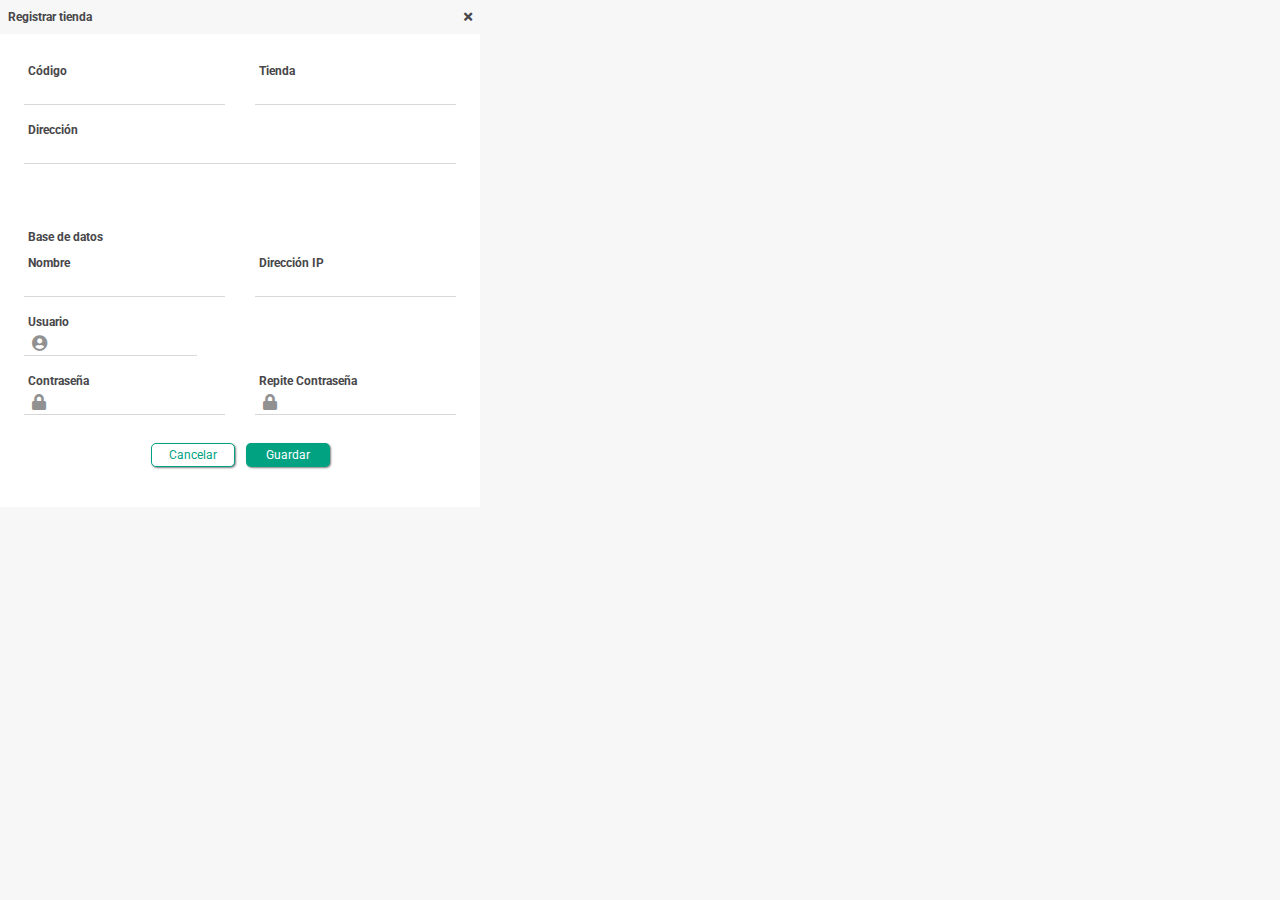
<file: modal-registrar-tienda.html>
<!DOCTYPE html>
<html lang="en">
<head>
    <meta charset="UTF-8">
    <meta name="viewport" content="width=device-width, initial-scale=1.0">
    <meta http-equiv="X-UA-Compatible" content="ie=edge">
    <link href="https://fonts.googleapis.com/css?family=Roboto" rel="stylesheet">
    <link rel="stylesheet" href="https://stackpath.bootstrapcdn.com/bootstrap/4.3.1/css/bootstrap.min.css"
        integrity="sha384-ggOyR0iXCbMQv3Xipma34MD+dH/1fQ784/j6cY/iJTQUOhcWr7x9JvoRxT2MZw1T" crossorigin="anonymous">
    <link rel="stylesheet" href="assets/icons/fontawesome/css/all.css"  rel="stylesheet">
    <link rel="stylesheet" href="css/main.css">
    <title>Document</title>
</head>
<body>
    <div class="modal-w title-5">
        <div class="grid-modal-detail-order p-2">
            <div>
                <p class="mb-0 font-weight-bold">Registrar tienda</p>
            </div>

            <div class="text-right">
                <i class="fas fa-times cursor"></i>
            </div>
        </div>
        <div class="bg-white p-4">
          <div class="grid-modal-input-two">
              <div>
                  <p class="mb-0 p-1 font-weight-bold">Código</p>
                  <input class="input-modal-2" type="text">
              </div>
              <div>
                <p class="mb-0 p-1 font-weight-bold">Tienda</p>
                <input class="input-modal-2" type="text">

              </div>
          </div>
<div>
    <p class="mb-0 p-1 font-weight-bold">Dirección</p>
    <input class="input-modal-2" type="text">
</div>
<div class="mt-5">
    <p class="mb-0 p-1 font-weight-bold">Base de datos</p>
    <div class="grid-modal-input-two">
        <div>
            <p class="mb-0 p-1 font-weight-bold">Nombre</p>
            <input class="input-modal-2" type="text">
        </div>
        <div>
            <p class="mb-0 p-1 font-weight-bold">Dirección IP</p>
            <input class="input-modal-2" type="text">
        </div>
    </div>
    <div>
        <p class="mb-0 p-1 font-weight-bold">Usuario</p>
        <div>
            <i class="fas fa-user-circle input-img" ></i>
            <input class="input-modal-2 user-input pl-5" type="text">
        </div>
        
    </div>
    <div class="grid-modal-input-two">
        <div>
            <p class="mb-0 p-1 font-weight-bold">Contraseña</p>
            <div>
                <i class="fas fa-lock input-img"></i>
                <input class="input-modal-2  pl-5" type="password">
            </div>
            
        </div>
        <div>
          <p class="mb-0 p-1 font-weight-bold">Repite Contraseña</p>
          <div>
            <i class="fas fa-lock input-img"></i>
            <input class="input-modal-2  pl-5" type="password">
          </div>
         

        </div>
    </div>
</div>

            <div class="p-3 text-center">
                <button class="btn-cancelar-impuesto green-text mr-2">Cancelar</button>
                <button class="btn-table bg-green-dark ">Guardar</button>
            </div>
        </div>
    </div>
</body>
</html>
</file>
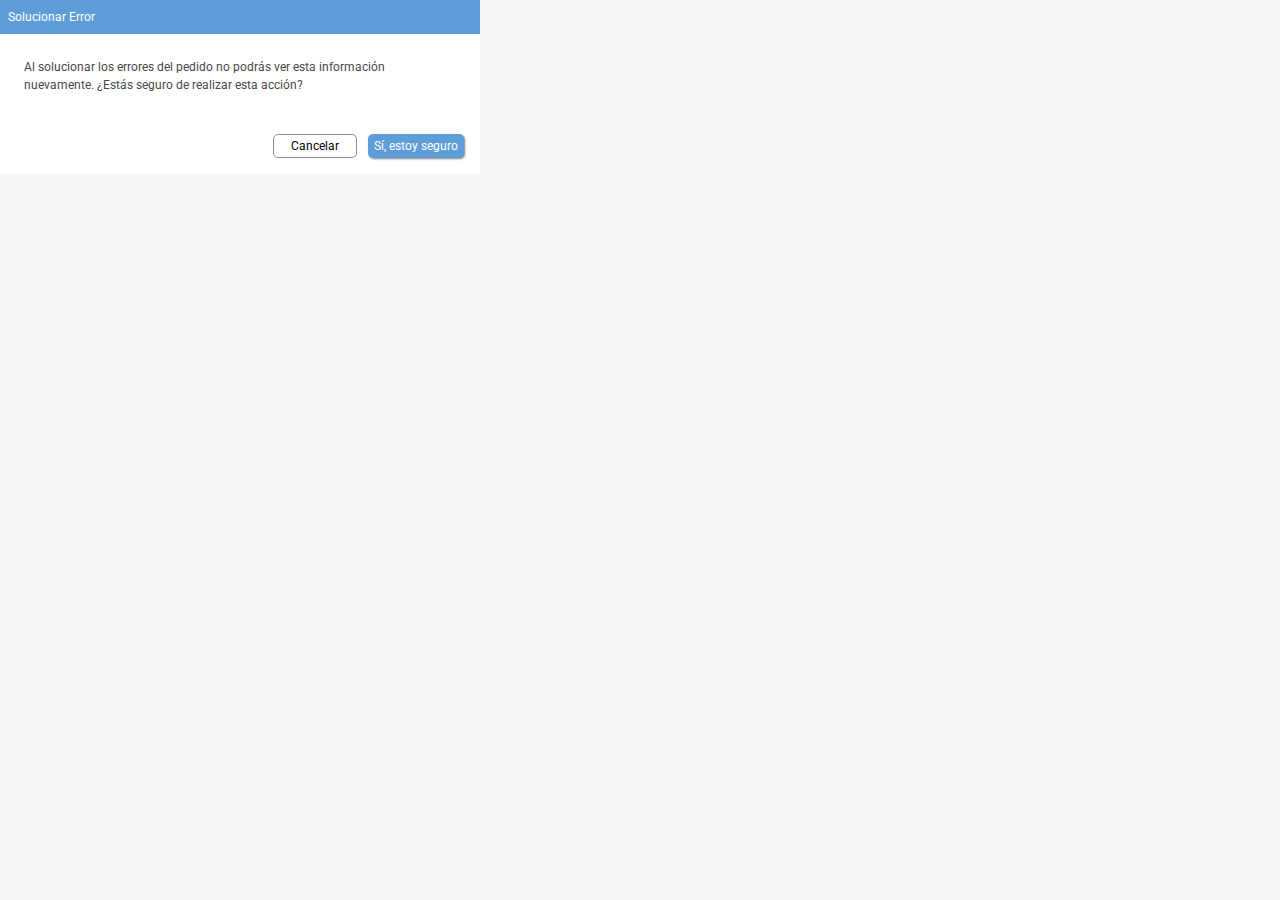
<file: modal-solucion-pedidos-rechazados.html>
<!DOCTYPE html>
<html lang="en">

<head>
    <meta charset="UTF-8">
    <meta name="viewport" content="width=device-width, initial-scale=1.0">
    <meta http-equiv="X-UA-Compatible" content="ie=edge">
    <link href="https://fonts.googleapis.com/css?family=Roboto" rel="stylesheet">
    <link rel="stylesheet" href="https://stackpath.bootstrapcdn.com/bootstrap/4.3.1/css/bootstrap.min.css"
        integrity="sha384-ggOyR0iXCbMQv3Xipma34MD+dH/1fQ784/j6cY/iJTQUOhcWr7x9JvoRxT2MZw1T" crossorigin="anonymous">
    <link rel="stylesheet" href="https://use.fontawesome.com/releases/v5.8.2/css/all.css"
        integrity="sha384-oS3vJWv+0UjzBfQzYUhtDYW+Pj2yciDJxpsK1OYPAYjqT085Qq/1cq5FLXAZQ7Ay" crossorigin="anonymous">
    <link rel="stylesheet" href="css/main.css">
    <title>Document</title>
</head>

<body>
    <div class="modal-w title-5">
        <div class="grid-modal-detail-order p-2 bg-skyblue white-text">
            <div>
                <p class="mb-0 ">Solucionar Error</p>
            </div>

            <div class="text-right">
                <i class="fas fa-times cursor"></i>
            </div>
        </div>
        <div class="bg-white">
            <div class="p-4">
                    Al solucionar los errores del pedido no podrás ver esta información
                    nuevamente. ¿Estás seguro de realizar esta acción?
            </div>
            <div class="p-3 text-right">
                <button class="btn-cancelar mr-2">Cancelar</button>
                <button class="btn-table bg-skyblue ">Sí, estoy seguro</button>
            </div>
        </div>

    </div>
</body>

</html>
</file>
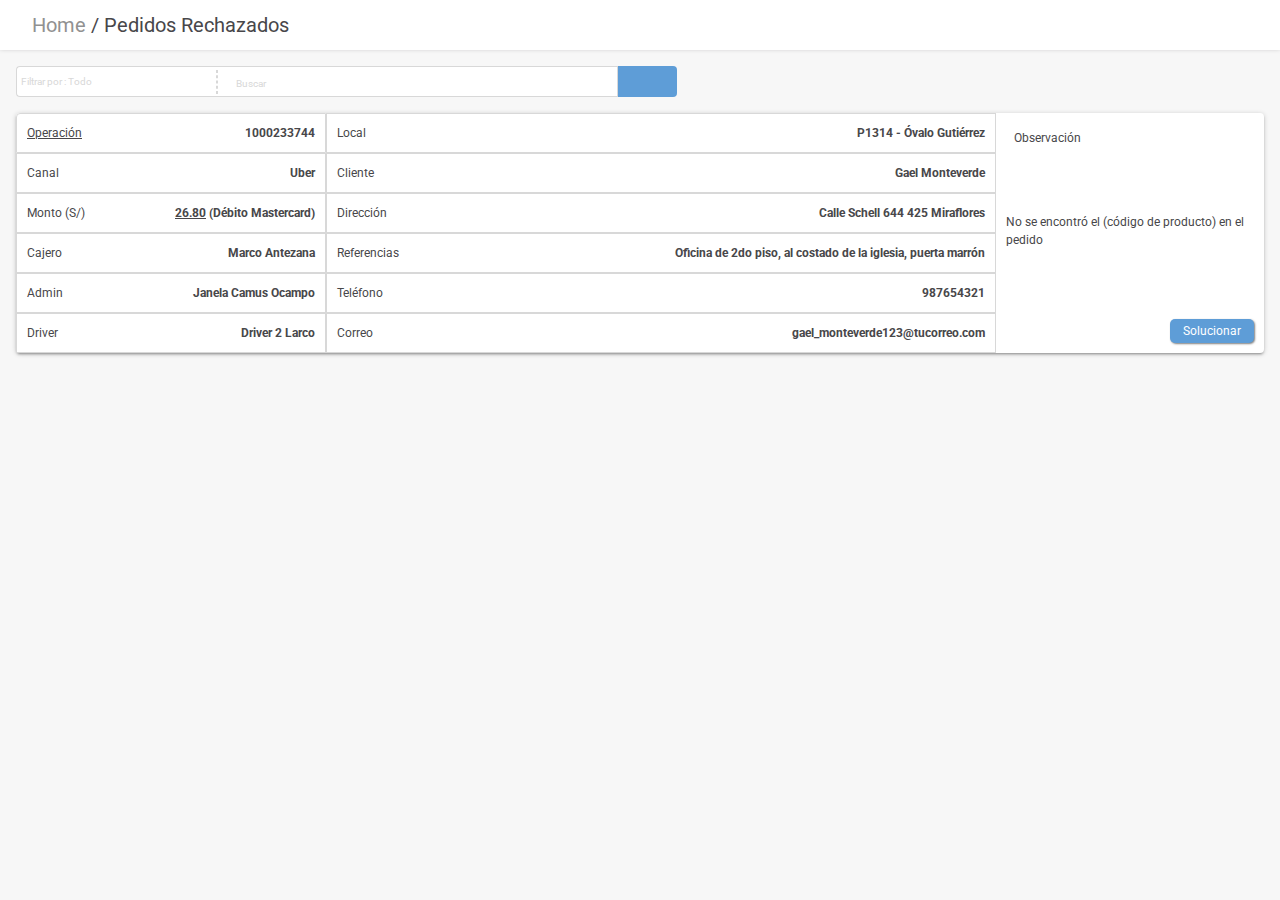
<file: pedidos-rechazados.html>
<!DOCTYPE html>
<html lang="en">

<head>
    <meta charset="UTF-8">
    <meta name="viewport" content="width=device-width, initial-scale=1.0">
    <meta http-equiv="X-UA-Compatible" content="ie=edge">
    <link href="https://fonts.googleapis.com/css?family=Roboto" rel="stylesheet">
    <link rel="stylesheet" href="https://stackpath.bootstrapcdn.com/bootstrap/4.3.1/css/bootstrap.min.css" integrity="sha384-ggOyR0iXCbMQv3Xipma34MD+dH/1fQ784/j6cY/iJTQUOhcWr7x9JvoRxT2MZw1T" crossorigin="anonymous">
    <link rel="stylesheet" href="https://use.fontawesome.com/releases/v5.8.2/css/all.css" integrity="sha384-oS3vJWv+0UjzBfQzYUhtDYW+Pj2yciDJxpsK1OYPAYjqT085Qq/1cq5FLXAZQ7Ay" crossorigin="anonymous">
    <link rel="stylesheet" href="css/main.css">
    <title>Document</title>
</head>

<body>
    <header>
        <p class="title-1 p-title pl-3 mb-0"><i class="cursor fas fa-arrow-left pr-3"></i><span class="gray-text">Home </span> / Pedidos Rechazados</p>
    </header>

    <section class="p-3 ">
        <div class="grid-filter-search mb-3 position-relative">
            <div class=" mb-0 ">
                <div class=" select-filter filter-states-2 bg-white ">
                    <p class="mb-0 pl-1">Filtrar por : Todo</p>
                    <div class="text-right p-1 cursor">
                        <i class=" fas fa-caret-down "></i>
                    </div>

                </div>

            </div>
            <!-- Menu filtros -->
            <!-- <div class="position-absolute bg-white menu-states menu-filters">
                        <div class="p-2 pl-3 cursor states-select">
                            Nombre
                        </div>
                        <div class=" states-select p-2 pl-3 cursor">

                            N° de teléfono
                        </div>
                        <div class=" states-select p-2 pl-3 cursor">

                            N° de operación
                        </div>
                        <div>
                            <div class="p-2 pl-3 cursor states-select">

                                Canal
                            </div>
                        </div>
                        <div>
                            <div class=" states-select p-2 pl-3 cursor">

                                Código de pedido
                            </div>
                        </div>
                        <div>
                            <div class=" states-select p-2 pl-3 cursor">

                                ID del canal de origen
                            </div>
                        </div>
                        <div>
                            <div class=" states-select p-2 pl-3 cursor">

                                Nombre del canal de origen
                            </div>
                        </div>
                        <div>
                            <div class=" states-select p-2 pl-3 cursor">

                                Mostrar todo
                            </div>
                        </div>
                    </div> -->


            <div class="border-line d-flex align-items-center justify-content-center">
                <div class="line-form"></div>
            </div>

            <div class="grid-input-search">
                <div>
                    <input class="input-search pl-2" placeholder="Buscar" type="text">
                </div>

                <div class="btn-search d-flex align-items-center justify-content-center cursor"><i class="fas fa-search"></i>
                </div>
            </div>
        </div>

        <!-- Mensaje de No se encontrarion pedidos rechazados -->
        <!-- <div class="text-center p-5">
                No se encontraron pedidos rechazados.
        </div> -->


        <!-- Sección Pedidos -->
        <div class="position-relative">
            <div class="grid-orders-false title-5 bg-white mb-3">
                <div class="operacion grid-two-col  round-left ">
                    <div class="cursor"><u>Operación</u> <i class="pl-4 fas fa-caret-down "></i></div>
                    <div class=" font-weight-bold text-right ">1000233744</div>
                </div>
                <div class="local grid-two-col">
                    <div class="">Local</div>
                    <div class=" font-weight-bold text-right ">P1314 - Óvalo Gutiérrez</div>
                </div>
                <div class="observacion round-right grid-observation ">
                    <div> <i class="fas fa-info-circle "></i><span class="pl-2">Observación</span></div>
                    <div>
                        No se encontró el (código de producto) en el pedido
                    </div>
                    <div class="text-right ">
                        <button class=" btn-table bg-skyblue">Solucionar</button>
                    </div>
                </div>
                <div class="canal grid-two-col">
                    <div class="">Canal</div>
                    <div class=" font-weight-bold text-right ">Uber</div>
                </div>
                <div class="cliente grid-two-col">
                    <div class="">Cliente</div>
                    <div class=" font-weight-bold text-right ">Gael Monteverde</div>

                </div>
                <div class="monto grid-two-col">
                    <div class="">Monto (S/)</div>
                    <div class=" font-weight-bold text-right "><u>26.80</u> (Débito Mastercard)</div>

                </div>
                <div class="direccion grid-two-col">

                    <div class="">Dirección</div>
                    <div class=" font-weight-bold text-right ">Calle Schell 644 425 Miraflores</div>

                </div>
                <div class="cajero grid-two-col">
                    <div class="">Cajero</div>
                    <div class=" font-weight-bold text-right ">Marco Antezana</div>

                </div>
                <div class="referencias grid-two-col">
                    <div class="">Referencias</div>
                    <div class=" font-weight-bold text-right ">Oficina de 2do piso, al costado de la iglesia, puerta marrón
                    </div>
                </div>
                <div class="admin grid-two-col">
                    <div class="">Admin</div>
                    <div class=" font-weight-bold text-right ">Janela Camus Ocampo</div>

                </div>
                <div class="telefono grid-two-col">
                    <div class="">Teléfono</div>
                    <div class=" font-weight-bold text-right ">987654321</div>

                </div>
                <div class="driver grid-two-col">
                    <div class="">Driver</div>
                    <div class=" font-weight-bold text-right ">Driver 2 Larco</div>


                </div>
                <div class="correo grid-two-col">
                    <div class="">Correo</div>
                    <div class=" font-weight-bold text-right ">gael_monteverde123@tucorreo.com</div>

                </div>

            </div>

            <!-- Desplegable de Operación -->
            <!-- <div class="detail-products-orders title-5 bg-white">
                <div class="p-10 cursor bg-gray-rgba">
                    Detalle de Productos
                </div>
                <div class="text-right p-10 orders-number-menu">
                    Pedido B56780
                </div>
            </div> -->
        </div>
    </section>

</body>

</html>
</file>
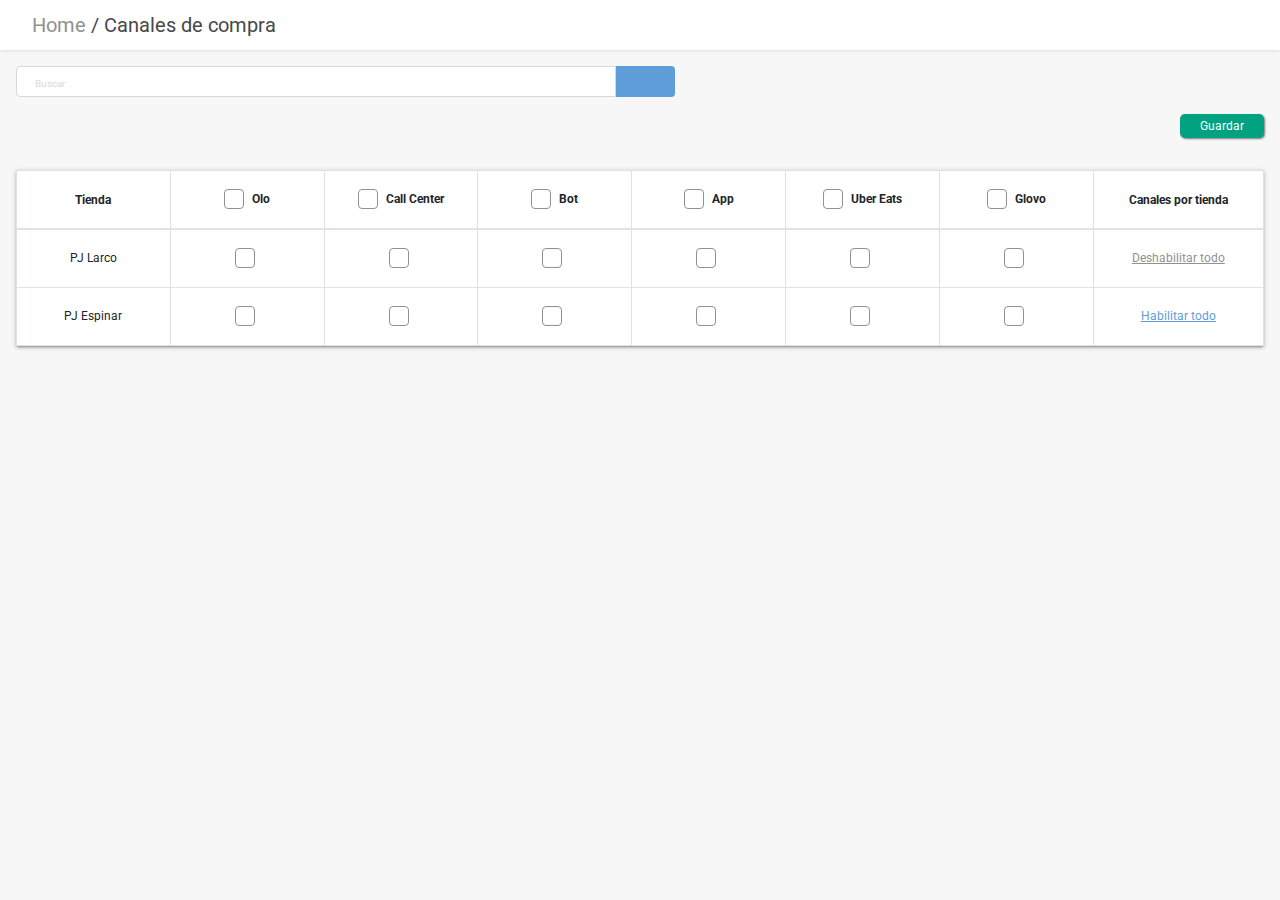
<file: vista-canales.html>
<!DOCTYPE html>
<html lang="en">

<head>
    <meta charset="UTF-8">
    <meta name="viewport" content="width=device-width, initial-scale=1.0">
    <meta http-equiv="X-UA-Compatible" content="ie=edge">
    <link href="https://fonts.googleapis.com/css?family=Roboto" rel="stylesheet">
    <link rel="stylesheet" href="https://stackpath.bootstrapcdn.com/bootstrap/4.3.1/css/bootstrap.min.css"
        integrity="sha384-ggOyR0iXCbMQv3Xipma34MD+dH/1fQ784/j6cY/iJTQUOhcWr7x9JvoRxT2MZw1T" crossorigin="anonymous">
    <link rel="stylesheet" href="https://use.fontawesome.com/releases/v5.8.2/css/all.css"
        integrity="sha384-oS3vJWv+0UjzBfQzYUhtDYW+Pj2yciDJxpsK1OYPAYjqT085Qq/1cq5FLXAZQ7Ay" crossorigin="anonymous">
    <link rel="stylesheet" href="css/main.css">
    <title>Document</title>
</head>

<body>
    <header>
        <p class="title-1 p-title pl-3 mb-0"><i class="cursor fas fa-arrow-left pr-3"></i><span class="gray-text">Home
            </span>
            /
            Canales de compra</p>
    </header>
    <section class="pt-3 pl-3 pr-3">
        <div class="grid-input-search-limit">
            <div>
                <input class="input-search-limit pl-2" placeholder="Buscar" type="text">
            </div>

            <div class="btn-search d-flex align-items-center justify-content-center cursor"><i
                    class="fas fa-search"></i>
            </div>
        </div>
    </section>
    <div class="text-right p-3">

        <button class="btn-table bg-green-dark">Guardar</button>

    </div>
    <section class="p-3">
        <table class="  table table-bordered mb-0 title-5 table-canal  table-pay  text-center">
            <thead>
                <tr class=" ">
                    <th class="position-relative">
                        <span class="position-relative store-table">Tienda</span></th>
                    <th scope="col">
                        <span class="c_checkbox">
                            <input type="checkbox" id="i-o">
                            <label for="i-o"></label>
                        </span>Olo</th>
                    <th scope="col">
                        <span class="c_checkbox">
                            <input type="checkbox" id="i-c">
                            <label for="i-c"></label>
                        </span>Call Center</th>
                    <th scope="col">
                        <span class="c_checkbox">
                            <input type="checkbox" id="i-b">
                            <label for="i-b"></label>
                        </span>Bot</th>
                    <th scope="col">
                        <span class="c_checkbox">
                            <input type="checkbox" id="i-a">
                            <label for="i-a"></label>
                        </span>App</th>
                    <th scope="col">
                        <span class="c_checkbox">
                            <input type="checkbox" id="i-u">
                            <label for="i-u"></label>
                        </span>Uber Eats</th>
                    <th scope="col">
                        <span class="c_checkbox">
                            <input type="checkbox" id="i-g">
                            <label for="i-g"></label>
                        </span>Glovo</th>
                    <th scope="col" class="position-relative"><span class="position-relative store-table">Canales por
                            tienda</span></th>
                </tr>
            </thead>
            <tbody class="title-5">
                <tr>
                    <td>PJ Larco</td>
                    <td class="c_checkbox">
                        <input type="checkbox" id="i-1">
                        <label for="i-1"></label>
                    </td>
                    <td class="c_checkbox">
                        <input type="checkbox" id="i-2">
                        <label for="i-2"></label>
                    </td>
                    <td class="c_checkbox">
                        <input type="checkbox" id="i-3">
                        <label for="i-3"></label>
                    </td>
                    <td class="c_checkbox">
                        <input type="checkbox" id="i-4">
                        <label for="i-4"></label>
                    </td>
                    <td class="c_checkbox">
                        <input type="checkbox" id="i-5">
                        <label for="i-5"></label>
                    </td>
                    <td class="c_checkbox">
                        <input type="checkbox" id="i-6">
                        <label for="i-6"></label>
                    </td>
                    <td class="gray-dark-text"><u>Deshabilitar todo</u></td>
                </tr>
                <tr>
                    <td>PJ Espinar</td>
                    <td class="c_checkbox">
                        <input type="checkbox" id="i-11">
                        <label for="i-11"></label>
                    </td>
                    <td class="c_checkbox">
                        <input type="checkbox" id="i-22">
                        <label for="i-22"></label>
                    </td>
                    <td class="c_checkbox">
                        <input type="checkbox" id="i-33">
                        <label for="i-33"></label>
                    </td>
                    <td class="c_checkbox">
                        <input type="checkbox" id="i-44">
                        <label for="i-44"></label>
                    </td>
                    <td class="c_checkbox">
                        <input type="checkbox" id="i-55">
                        <label for="i-55"></label>
                    </td>
                    <td class="c_checkbox">
                        <input type="checkbox" id="i-66">
                        <label for="i-66"></label>
                    </td>
                    <td class="gray-dark-text"><u class="blue-sky-text">Habilitar todo</u></td>
                </tr>



        </table>
    </section>
</body>

</html>
</file>
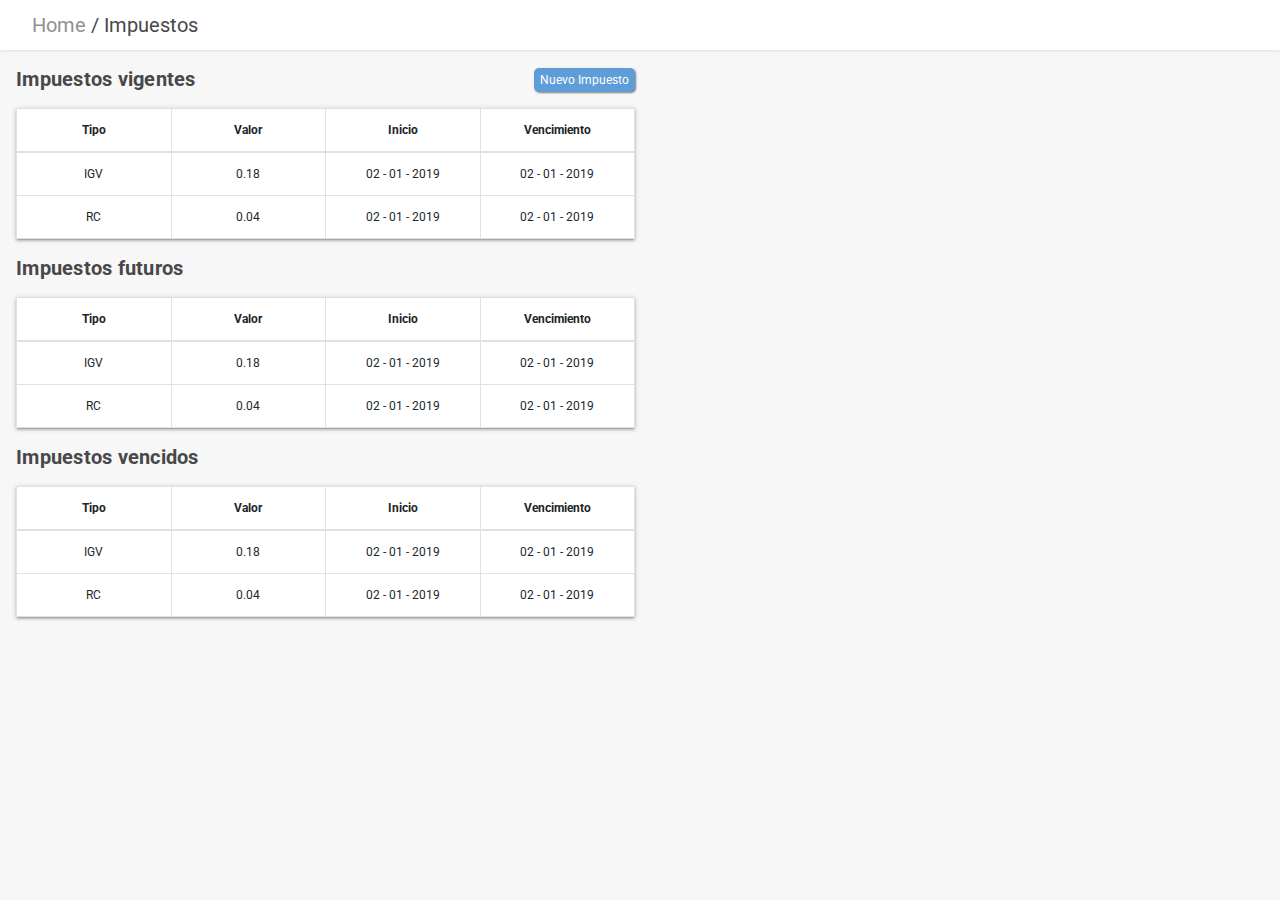
<file: vista-impuestos.html>
<!DOCTYPE html>
<html lang="en">

<head>
    <meta charset="UTF-8">
    <meta name="viewport" content="width=device-width, initial-scale=1.0">
    <meta http-equiv="X-UA-Compatible" content="ie=edge">
    <link href="https://fonts.googleapis.com/css?family=Roboto" rel="stylesheet">
    <link rel="stylesheet" href="https://stackpath.bootstrapcdn.com/bootstrap/4.3.1/css/bootstrap.min.css"
        integrity="sha384-ggOyR0iXCbMQv3Xipma34MD+dH/1fQ784/j6cY/iJTQUOhcWr7x9JvoRxT2MZw1T" crossorigin="anonymous">
    <link rel="stylesheet" href="https://use.fontawesome.com/releases/v5.8.2/css/all.css"
        integrity="sha384-oS3vJWv+0UjzBfQzYUhtDYW+Pj2yciDJxpsK1OYPAYjqT085Qq/1cq5FLXAZQ7Ay" crossorigin="anonymous">
    <link rel="stylesheet" href="css/main.css">
    <title>Document</title>
</head>

<body>
    <header>
        <p class="title-1 p-title pl-3 mb-0"><i class="cursor fas fa-arrow-left pr-3"></i><span class="gray-text">Home
            </span>
            /
            Impuestos</p>
    </header>
    <section class="p-3">
        <div class="mb-3">
            <div class="grid-bar-search mb-3">
                <div>
                    <p class="title-impuestos mb-0 font-weight-bold">Impuestos vigentes</p>
                </div>
                <div class="text-right">
                    <button class="btn-table bg-skyblue">Nuevo Impuesto</button>
                </div>
            </div>
            <div>
                <table class="  table table-bordered mb-0 title-5  table-impuestos  text-center">
                    <thead>
                        <tr class=" ">
                            <th scope="col">Tipo</th>
                            <th scope="col">Valor</th>
                            <th scope="col">Inicio</th>
                            <th scope="col">Vencimiento</th>
                        </tr>
                    </thead>
                    <tbody class="title-5">
                        <tr>
                            <td>IGV</td>
                            <td>0.18</td>
                            <td>02 - 01 - 2019</td>
                            <td>02 - 01 - 2019</td>
                        </tr>
                        <tr>
                            <td>RC</td>
                            <td>0.04</td>
                            <td>02 - 01 - 2019</td>
                            <td>02 - 01 - 2019</td>
                        </tr>


                </table>
            </div>
        </div>

        <div class="mb-3">
            <div class=" mb-3">
                <div>
                    <p class="title-impuestos mb-0 font-weight-bold">Impuestos futuros</p>
                </div>

            </div>
            <div>
                <table class="  table table-bordered mb-0 title-5  table-impuestos  text-center">
                    <thead>
                        <tr class=" ">
                            <th scope="col">Tipo</th>
                            <th scope="col">Valor</th>
                            <th scope="col">Inicio</th>
                            <th scope="col">Vencimiento</th>
                        </tr>
                    </thead>
                    <tbody class="title-5">
                        <tr>
                            <td>IGV</td>
                            <td>0.18</td>
                            <td>02 - 01 - 2019</td>
                            <td>02 - 01 - 2019</td>
                        </tr>
                        <tr>
                            <td>RC</td>
                            <td>0.04</td>
                            <td>02 - 01 - 2019</td>
                            <td>02 - 01 - 2019</td>
                        </tr>


                </table>
            </div>
        </div>
        <div>
            <div class=" mb-3">
                <div>
                    <p class="title-impuestos mb-0 font-weight-bold">Impuestos vencidos</p>
                </div>

            </div>
            <div>
                <table class="  table table-bordered mb-0 title-5  table-impuestos  text-center">
                    <thead>
                        <tr class=" ">
                            <th scope="col">Tipo</th>
                            <th scope="col">Valor</th>
                            <th scope="col">Inicio</th>
                            <th scope="col">Vencimiento</th>
                        </tr>
                    </thead>
                    <tbody class="title-5">
                        <tr>
                            <td>IGV</td>
                            <td>0.18</td>
                            <td>02 - 01 - 2019</td>
                            <td>02 - 01 - 2019</td>
                        </tr>
                        <tr>
                            <td>RC</td>
                            <td>0.04</td>
                            <td>02 - 01 - 2019</td>
                            <td>02 - 01 - 2019</td>
                        </tr>


                </table>
            </div>
        </div>
    </section>
</body>

</html>
</file>
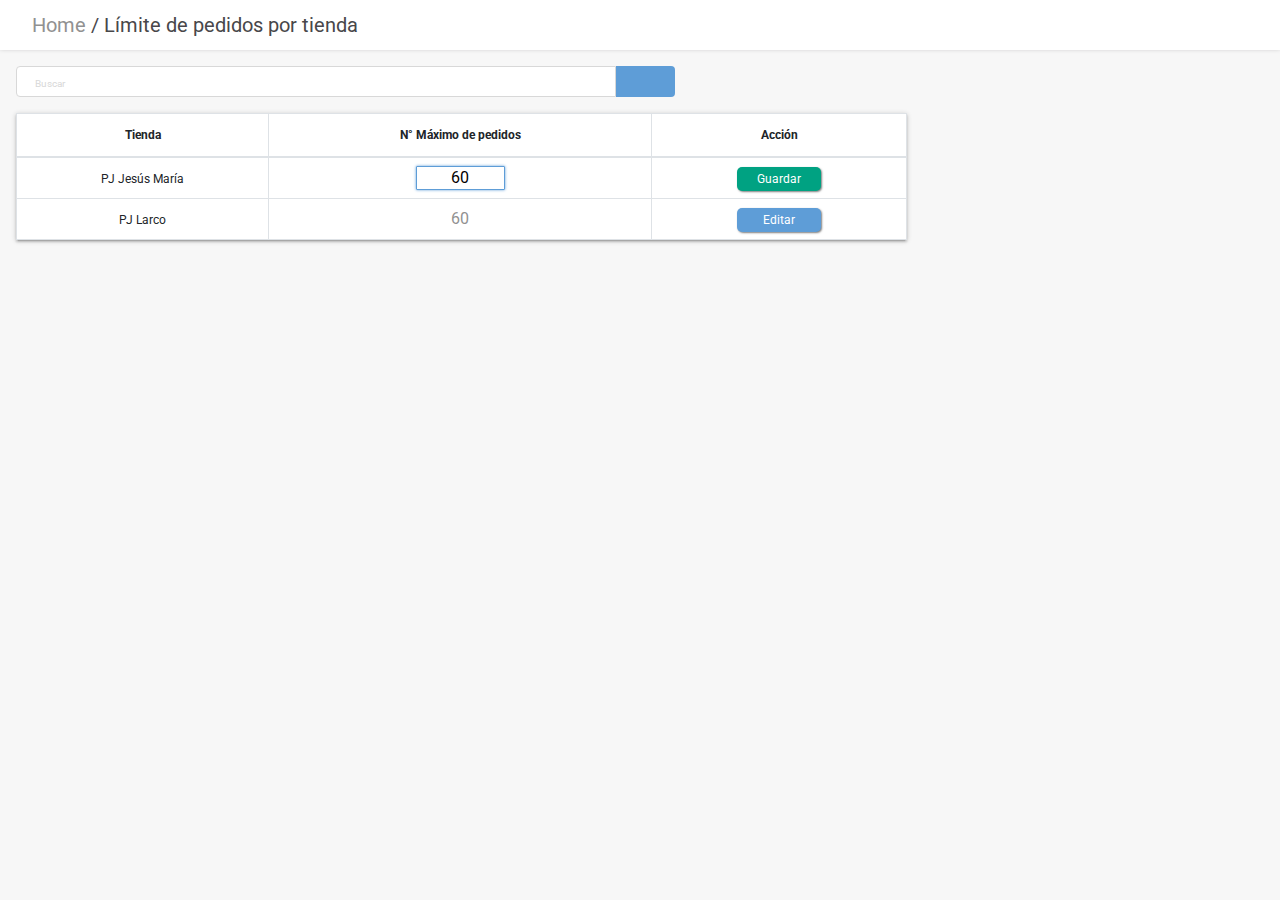
<file: vista-limite-de-pedidos.html>
<!DOCTYPE html>
<html lang="en">

<head>
    <meta charset="UTF-8">
    <meta name="viewport" content="width=device-width, initial-scale=1.0">
    <meta http-equiv="X-UA-Compatible" content="ie=edge">
    <link href="https://fonts.googleapis.com/css?family=Roboto" rel="stylesheet">
    <link rel="stylesheet" href="https://stackpath.bootstrapcdn.com/bootstrap/4.3.1/css/bootstrap.min.css"
        integrity="sha384-ggOyR0iXCbMQv3Xipma34MD+dH/1fQ784/j6cY/iJTQUOhcWr7x9JvoRxT2MZw1T" crossorigin="anonymous">
    <link rel="stylesheet" href="https://use.fontawesome.com/releases/v5.8.2/css/all.css"
        integrity="sha384-oS3vJWv+0UjzBfQzYUhtDYW+Pj2yciDJxpsK1OYPAYjqT085Qq/1cq5FLXAZQ7Ay" crossorigin="anonymous">
    <link rel="stylesheet" href="css/main.css">
    <title>Document</title>
</head>

<body>
    <header>
        <p class="title-1 p-title pl-3 mb-0"><i class="cursor fas fa-arrow-left pr-3"></i><span class="gray-text">Home
            </span>
            /
            Límite de pedidos por tienda</p>
    </header>
    <section class="pt-3 pl-3 pr-3">
            <div class="grid-input-search-limit">
                    <div>
                        <input class="input-search-limit pl-2" placeholder="Buscar" type="text">
                    </div>
    
                    <div class="btn-search d-flex align-items-center justify-content-center"><i class="fas fa-search"></i>
                    </div>
                </div>
    </section>
    <section class="p-3">
            <table class=" tab-pay table table-bordered mb-0 title-5 table-limit  text-center">
                    <thead>
                        <tr class=" ">
                            <th scope="col">Tienda</th>
                            <th scope="col">N° Máximo de pedidos</th>
                            <th scope="col">Acción</th>
                        </tr>
                    </thead>
                    <tbody class="title-5">
                        <tr>
                            <td class=" ">PJ Jesús María</td>
                            <td class="gray-text title-8 ">
                                <!-- <p class="mb-0 ">60</p> -->
                                <input class="edit-input" value="60" type="text">
                            </td>
                            <td>
                                <!-- <button class=" btn-table bg-skyblue">Editar</button> -->
                                <button class="btn-table bg-green-dark">Guardar</button>
                            </td>
                        </tr>
                        <tr>
                                <td>PJ Larco</td>
                                <td class="gray-text title-8">
                                    <p class="mb-0 ">60</p>
                                    <!-- <input class="edit-input" value="60" type="text"> -->
                                </td>
                                <td>
                                    <button class=" btn-table bg-skyblue">Editar</button>
                                    <!-- <button class="btn-table bg-green-dark">Guardar</button> -->
                                </td>
                            </tr>

                </table>
    </section>
</body>

</html>
</file>
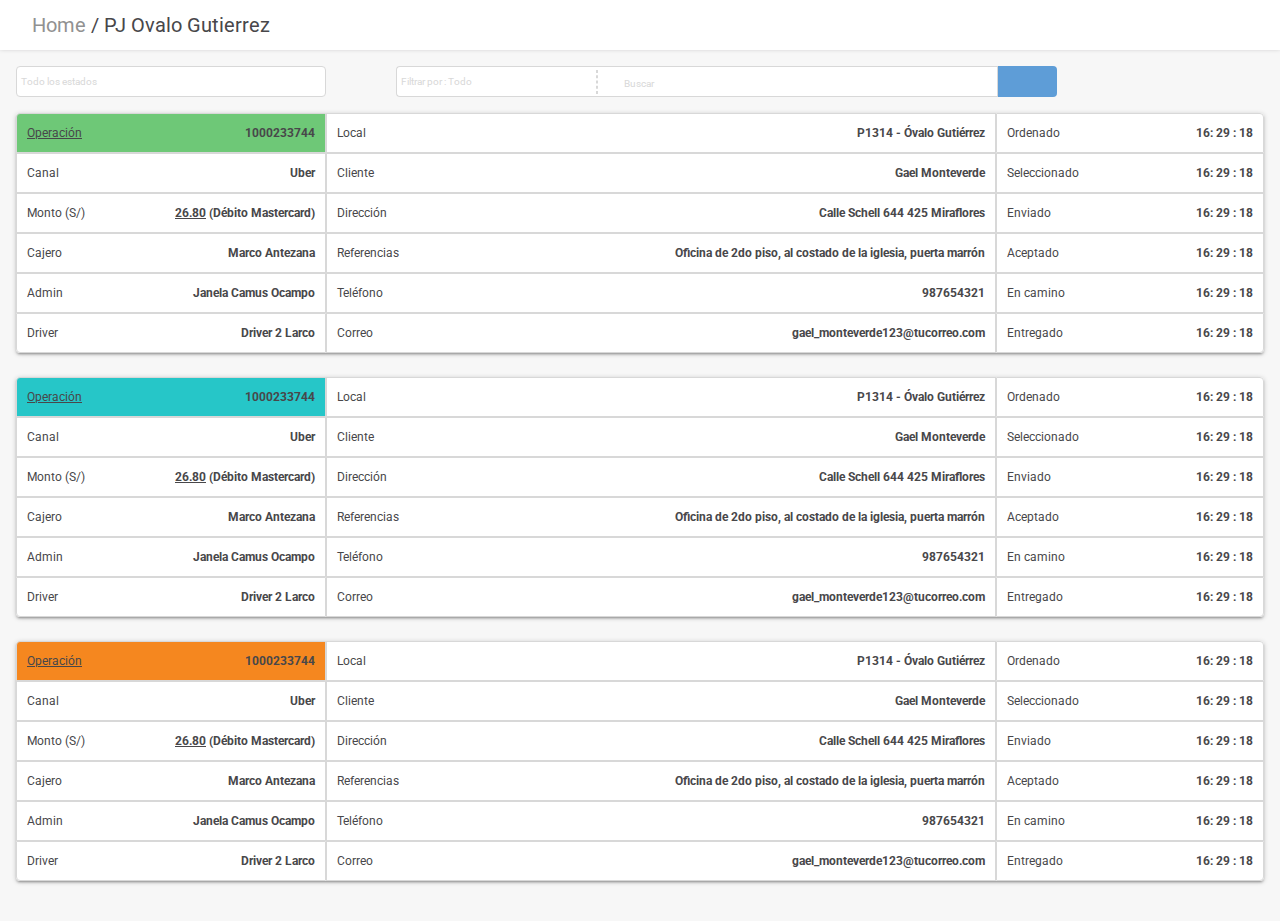
<file: vista-tienda-general.html>
<!DOCTYPE html>
<html lang="en">

<head>
    <meta charset="UTF-8">
    <meta name="viewport" content="width=device-width, initial-scale=1.0">
    <meta http-equiv="X-UA-Compatible" content="ie=edge">
    <link href="https://fonts.googleapis.com/css?family=Roboto" rel="stylesheet">
    <link rel="stylesheet" href="https://stackpath.bootstrapcdn.com/bootstrap/4.3.1/css/bootstrap.min.css" integrity="sha384-ggOyR0iXCbMQv3Xipma34MD+dH/1fQ784/j6cY/iJTQUOhcWr7x9JvoRxT2MZw1T" crossorigin="anonymous">
    <link rel="stylesheet" href="https://use.fontawesome.com/releases/v5.8.2/css/all.css" integrity="sha384-oS3vJWv+0UjzBfQzYUhtDYW+Pj2yciDJxpsK1OYPAYjqT085Qq/1cq5FLXAZQ7Ay" crossorigin="anonymous">
    <link rel="stylesheet" href="css/main.css">
    <title>Document</title>
</head>

<body>
    <header>
        <p class="title-1 p-title pl-3 mb-0"><i class="fas fa-arrow-left pr-3 cursor"></i><span class="gray-text ">Home
            </span> / PJ Ovalo Gutierrez
        </p>
    </header>
    <section>
        <div class="grid-bar-search pl-3 pr-3 pt-3">
            <div class="grid-nav-bar-store position-relative">
                <div class="cursor select-filter filter-states bg-white input-filter-store">
                    <p class="mb-0 pl-1">Todo los estados</p>
                    <div class="text-right p-1">
                        <i class=" fas fa-caret-down "></i>
                    </div>

                </div>
                <!-- Menu Estados -->
                <!-- <div class="position-absolute bg-white menu-states">
                    <div class="p-2 states-select">
                        Todos los estados
                    </div>
                    <div class="grid-states states-select">
                        <div class="state-square bg-yellow"></div>
                        <div>En Espera</div>
                    </div>
                    <div class="grid-states states-select">
                        <div class="state-square bg-orange"></div>
                        <div>En proceso</div>
                    </div>
                    <div>
                        <div class="grid-states states-select">
                            <div class="state-square bg-skyblue"></div>
                            <div>Enviados</div>
                        </div>
                    </div>
                    <div>
                        <div class="grid-states states-select">
                            <div class="state-square bg-turquoise"></div>
                            <div>Aceptados</div>
                        </div>
                    </div>
                    <div>
                        <div class="grid-states states-select">
                            <div class="state-square bg-violet"></div>
                            <div>Driver</div>
                        </div>
                    </div>
                    <div>
                        <div class="grid-states states-select">
                            <div class="state-square bg-green-s"></div>
                            <div>Entregados</div>
                        </div>
                    </div>
                </div> -->

                <div class="grid-filter-search position-relative">
                    <div class=" mb-0 ">
                        <div class="cursor select-filter filter-states-2 bg-white ">
                            <p class="mb-0 pl-1">Filtrar por : Todo</p>
                            <div class="text-right p-1">
                                <i class=" fas fa-caret-down "></i>
                            </div>

                        </div>

                    </div>
                    <!-- Menu filtros -->
                    <!-- <div class="position-absolute bg-white menu-states menu-filters">
                        <div class="p-2 pl-3 cursor states-select">
                            Nombre
                        </div>
                        <div class=" states-select p-2 pl-3 cursor">

                            N° de teléfono
                        </div>
                        <div class=" states-select p-2 pl-3 cursor">

                            N° de operación
                        </div>
                        <div>
                            <div class="p-2 pl-3 cursor states-select">

                                Canal
                            </div>
                        </div>
                        <div>
                            <div class=" states-select p-2 pl-3 cursor">

                                Código de pedido
                            </div>
                        </div>
                        <div>
                            <div class=" states-select p-2 pl-3 cursor">

                                ID del canal de origen
                            </div>
                        </div>
                        <div>
                            <div class=" states-select p-2 pl-3 cursor">

                                Nombre del canal de origen
                            </div>
                        </div>
                        <div>
                            <div class=" states-select p-2 pl-3 cursor">

                                Mostrar todo
                            </div>
                        </div>
                    </div> -->


                    <div class="border-line d-flex align-items-center justify-content-center">
                        <div class="line-form"></div>
                    </div>

                    <div class="grid-input-search">
                        <div>
                            <input class="input-search pl-3" placeholder="Buscar" type="text">
                        </div>

                        <div class="btn-search d-flex cursor align-items-center justify-content-center"><i class="fas fa-search"></i>
                        </div>
                    </div>
                </div>
            </div>

    </section>
    <section class="container-orders p-3">
        <div class="position-relative">
            <div class="grid-orders-detail mb-4 title-5 bg-white">
                <div class="round-left  grid-two-col bg-green-s">
                    <div class="cursor"><u>Operación</u> <i class="pl-4 fas fa-caret-down "></i></div>
                    <div class=" font-weight-bold text-right ">1000233744</div>
                </div>
                <div class="grid-two-col ">
                    <div class="">Local</div>
                    <div class=" font-weight-bold text-right ">P1314 - Óvalo Gutiérrez</div>
                </div>
                <div class="round-right grid-two-col ">
                    <div class="">Ordenado</div>
                    <div class=" font-weight-bold text-right ">16: 29 : 18</div>

                </div>
                <div class="grid-two-col ">
                    <div class="">Canal</div>
                    <div class=" font-weight-bold text-right ">Uber</div>
                </div>
                <div class="grid-two-col ">
                    <div class="">Cliente</div>
                    <div class=" font-weight-bold text-right ">Gael Monteverde</div>

                </div>
                <div class="grid-two-col ">
                    <div class="">Seleccionado</div>
                    <div class=" font-weight-bold text-right ">16: 29 : 18</div>
                </div>
                <div class="grid-two-col ">
                    <div class="">Monto (S/)</div>
                    <div class=" font-weight-bold text-right "><u>26.80</u> (Débito Mastercard)</div>
                </div>
                <div class="grid-two-col ">
                    <div class="">Dirección</div>
                    <div class=" font-weight-bold text-right ">Calle Schell 644 425 Miraflores</div>

                </div>
                <div class="grid-two-col ">
                    <div class="">Enviado</div>
                    <div class=" font-weight-bold text-right ">16: 29 : 18</div>
                </div>
                <div class="grid-two-col ">
                    <div class="">Cajero</div>
                    <div class=" font-weight-bold text-right ">Marco Antezana</div>
                </div>
                <div class="grid-two-col ">
                    <div class="">Referencias</div>
                    <div class=" font-weight-bold text-right ">Oficina de 2do piso, al costado de la iglesia, puerta marrón
                    </div>
                </div>
                <div class="grid-two-col ">
                    <div class="">Aceptado</div>
                    <div class=" font-weight-bold text-right ">16: 29 : 18</div>
                </div>
                <div class="grid-two-col ">
                    <div class="">Admin</div>
                    <div class=" font-weight-bold text-right ">Janela Camus Ocampo</div>
                </div>
                <div class="grid-two-col ">
                    <div class="">Teléfono</div>
                    <div class=" font-weight-bold text-right ">987654321</div>
                </div>
                <div class="grid-two-col ">
                    <div class="">En camino</div>
                    <div class=" font-weight-bold text-right ">16: 29 : 18</div>
                </div>
                <div class="grid-two-col round-left-bot ">
                    <div class="">Driver</div>
                    <div class=" font-weight-bold text-right ">Driver 2 Larco</div>
                </div>
                <div class="grid-two-col ">
                    <div class="">Correo</div>
                    <div class=" font-weight-bold text-right ">gael_monteverde123@tucorreo.com</div>
                </div>
                <div class="grid-two-col round-right-bot">
                    <div class="">Entregado</div>
                    <div class=" font-weight-bold text-right ">16: 29 : 18</div>
                </div>
            </div>
            <!-- Desplegable de Operación -->
            <!-- <div class="detail-products-orders title-5 bg-white">
                <div class="p-10 cursor">
                    Detalle de Productos
                </div>
                <div class="text-right p-10 orders-number-menu">
                    Pedido B56780
                </div>
            </div> -->
        </div>
        <div class="position-relative">
            <div class="grid-orders-detail mb-4 title-5 bg-white">
                <div class="round-left  grid-two-col bg-turquoise">
                    <div class="cursor"><u>Operación</u> <i class="pl-4 fas fa-caret-down "></i></div>
                    <div class=" font-weight-bold text-right ">1000233744</div>
                </div>
                <div class="grid-two-col ">
                    <div class="">Local</div>
                    <div class=" font-weight-bold text-right ">P1314 - Óvalo Gutiérrez</div>
                </div>
                <div class="round-right grid-two-col ">
                    <div class="">Ordenado</div>
                    <div class=" font-weight-bold text-right ">16: 29 : 18</div>

                </div>
                <div class="grid-two-col ">
                    <div class="">Canal</div>
                    <div class=" font-weight-bold text-right ">Uber</div>
                </div>
                <div class="grid-two-col ">
                    <div class="">Cliente</div>
                    <div class=" font-weight-bold text-right ">Gael Monteverde</div>

                </div>
                <div class="grid-two-col ">
                    <div class="">Seleccionado</div>
                    <div class=" font-weight-bold text-right ">16: 29 : 18</div>
                </div>
                <div class="grid-two-col ">
                    <div class="">Monto (S/)</div>
                    <div class=" font-weight-bold text-right "><u>26.80</u> (Débito Mastercard)</div>
                </div>
                <div class="grid-two-col ">
                    <div class="">Dirección</div>
                    <div class=" font-weight-bold text-right ">Calle Schell 644 425 Miraflores</div>

                </div>
                <div class="grid-two-col ">
                    <div class="">Enviado</div>
                    <div class=" font-weight-bold text-right ">16: 29 : 18</div>
                </div>
                <div class="grid-two-col ">
                    <div class="">Cajero</div>
                    <div class=" font-weight-bold text-right ">Marco Antezana</div>
                </div>
                <div class="grid-two-col ">
                    <div class="">Referencias</div>
                    <div class=" font-weight-bold text-right ">Oficina de 2do piso, al costado de la iglesia, puerta marrón
                    </div>
                </div>
                <div class="grid-two-col ">
                    <div class="">Aceptado</div>
                    <div class=" font-weight-bold text-right ">16: 29 : 18</div>
                </div>
                <div class="grid-two-col ">
                    <div class="">Admin</div>
                    <div class=" font-weight-bold text-right ">Janela Camus Ocampo</div>
                </div>
                <div class="grid-two-col ">
                    <div class="">Teléfono</div>
                    <div class=" font-weight-bold text-right ">987654321</div>
                </div>
                <div class="grid-two-col ">
                    <div class="">En camino</div>
                    <div class=" font-weight-bold text-right ">16: 29 : 18</div>
                </div>
                <div class="grid-two-col round-left-bot ">
                    <div class="">Driver</div>
                    <div class=" font-weight-bold text-right ">Driver 2 Larco</div>
                </div>
                <div class="grid-two-col ">
                    <div class="">Correo</div>
                    <div class=" font-weight-bold text-right ">gael_monteverde123@tucorreo.com</div>
                </div>
                <div class="grid-two-col round-right-bot">
                    <div class="">Entregado</div>
                    <div class=" font-weight-bold text-right ">16: 29 : 18</div>
                </div>
            </div>
            <!-- Desplegable de Operación -->
            <!-- <div class="detail-products-orders title-5 bg-white">
                    <div class="p-10 cursor">
                        Detalle de Productos
                    </div>
                    <div class="text-right p-10 orders-number-menu">
                        Pedido B56780
                    </div>
                </div> -->
        </div>
        <div class="position-relative">
            <div class="grid-orders-detail mb-4 title-5 bg-white">
                <div class="round-left  grid-two-col bg-orange">
                    <div class="cursor"><u>Operación</u> <i class="pl-4 fas fa-caret-down "></i></div>
                    <div class=" font-weight-bold text-right ">1000233744</div>
                </div>
                <div class="grid-two-col ">
                    <div class="">Local</div>
                    <div class=" font-weight-bold text-right ">P1314 - Óvalo Gutiérrez</div>
                </div>
                <div class="round-right grid-two-col ">
                    <div class="">Ordenado</div>
                    <div class=" font-weight-bold text-right ">16: 29 : 18</div>

                </div>
                <div class="grid-two-col ">
                    <div class="">Canal</div>
                    <div class=" font-weight-bold text-right ">Uber</div>
                </div>
                <div class="grid-two-col ">
                    <div class="">Cliente</div>
                    <div class=" font-weight-bold text-right ">Gael Monteverde</div>

                </div>
                <div class="grid-two-col ">
                    <div class="">Seleccionado</div>
                    <div class=" font-weight-bold text-right ">16: 29 : 18</div>
                </div>
                <div class="grid-two-col ">
                    <div class="">Monto (S/)</div>
                    <div class=" font-weight-bold text-right "><u>26.80</u> (Débito Mastercard)</div>
                </div>
                <div class="grid-two-col ">
                    <div class="">Dirección</div>
                    <div class=" font-weight-bold text-right ">Calle Schell 644 425 Miraflores</div>

                </div>
                <div class="grid-two-col ">
                    <div class="">Enviado</div>
                    <div class=" font-weight-bold text-right ">16: 29 : 18</div>
                </div>
                <div class="grid-two-col ">
                    <div class="">Cajero</div>
                    <div class=" font-weight-bold text-right ">Marco Antezana</div>
                </div>
                <div class="grid-two-col ">
                    <div class="">Referencias</div>
                    <div class=" font-weight-bold text-right ">Oficina de 2do piso, al costado de la iglesia, puerta marrón
                    </div>
                </div>
                <div class="grid-two-col ">
                    <div class="">Aceptado</div>
                    <div class=" font-weight-bold text-right ">16: 29 : 18</div>
                </div>
                <div class="grid-two-col ">
                    <div class="">Admin</div>
                    <div class=" font-weight-bold text-right ">Janela Camus Ocampo</div>
                </div>
                <div class="grid-two-col ">
                    <div class="">Teléfono</div>
                    <div class=" font-weight-bold text-right ">987654321</div>
                </div>
                <div class="grid-two-col ">
                    <div class="">En camino</div>
                    <div class=" font-weight-bold text-right ">16: 29 : 18</div>
                </div>
                <div class="grid-two-col round-left-bot ">
                    <div class="">Driver</div>
                    <div class=" font-weight-bold text-right ">Driver 2 Larco</div>
                </div>
                <div class="grid-two-col ">
                    <div class="">Correo</div>
                    <div class=" font-weight-bold text-right ">gael_monteverde123@tucorreo.com</div>
                </div>
                <div class="grid-two-col round-right-bot">
                    <div class="">Entregado</div>
                    <div class=" font-weight-bold text-right ">16: 29 : 18</div>
                </div>
            </div>
            <!-- Desplegable de Operación -->
            <!-- <div class="detail-products-orders title-5 bg-white">
                        <div class="p-10 cursor">
                            Detalle de Productos
                        </div>
                        <div class="text-right p-10 orders-number-menu">
                            Pedido B56780
                        </div>
                    </div> -->
        </div>




    </section>

</body>

</html>
</file>
<file: css/main.css>
.white-text {
  color: white;
}

.gray-dark-text {
  color: #919191;
}

.blue-sky-text {
  color: #5E9DD7;
}

.green-text {
  color: #00A282;
}

.gray-text {
  color: #919191;
}

.bg-gray-light {
  background-color: #D8D8D8;
}

.bg-gray-rgba {
  background-color: rgba(216, 216, 216, 0.3);
}

.bg-yellow {
  background-color: #F6CF2E;
}

.bg-orange {
  background-color: #F5871F;
}

.bg-skyblue {
  background-color: #5E9DD7;
}

.bg-green-dark {
  background-color: #00A282;
}

.bg-purple {
  background-color: #8AA0FF;
}

.bg-turquoise {
  background-color: #26C6C8;
}

.bg-green-s {
  background-color: #6EC877;
}

.bg-violet {
  background-color: #C366D2;
}

.bg-gray-3 {
  background-color: #F7F7F7;
}

.bg-white {
  background-color: white;
}

.m-title {
  margin-top: 10px;
  margin-bottom: 10px;
}

.p-title {
  padding-top: 10px;
  padding-bottom: 10px;
}

.p-10 {
  padding: 10px;
}

.flex-center {
  display: flex;
  align-items: center;
  justify-content: center;
}

.config-flex .box-store {
  margin-right: 14px;
  margin-bottom: 10px;
}

.title-1 {
  font-size: 20px;
}

.title-2 {
  font-size: 24px;
}

.title-3 {
  font-size: 32px;
}

.title-4 {
  font-size: 42px;
}

.title-5 {
  font-size: 12px;
}

.title-6 {
  font-size: 14px;
}

.title-7 {
  font-size: 10px;
}

.title-8 {
  font-size: 16px;
}

.title-position {
  top: 10px;
}

.underline-title {
  text-decoration: underline;
}

.title-impuestos {
  font-size: 20px;
  font-weight: 500;
  letter-spacing: 0.25px;
  line-height: 26px;
}

.custom-control-input:checked ~ .custom-control-label::before {
  color: #fff;
  border-color: #2EC83D;
  background-color: #2EC83D;
}

.table td,
.table th {
  padding: 1em;
  vertical-align: 0;
}

.form-control:focus {
  color: #495057;
  background-color: #fff;
  border-bottom: 0.5px solid #D8D8D8;
  border-top: 0.5px solid #D8D8D8;
  border-left: 0.5px solid #D8D8D8;
  outline: 0;
  box-shadow: none;
}

body {
  font-family: "Roboto", sans-serif;
  color: #48474A;
  background-color: #F7F7F7;
}

.btn-table {
  height: 24px;
  min-width: 84px;
  border-radius: 5px;
  box-shadow: 1px 1px 2px 0 rgba(0, 0, 0, 0.5);
  color: white;
  border: none;
  font-size: 12px;
}

.btn-cancelar {
  height: 24px;
  min-width: 84px;
  border-radius: 5px;
  border: 1px solid #919191;
  background-color: white;
  font-size: 12px;
}

.btn-search {
  height: 31px;
  width: 59px;
  border-radius: 0 4px 4px 0;
  background-color: #5E9DD7;
  color: white;
  text-align: center;
}

.btn-cancelar-impuesto {
  height: 24px;
  width: 84px;
  border: 1px solid #00A282;
  border-radius: 5px;
  background-color: #FFFFFF;
  box-shadow: 1px 1px 2px 0 rgba(0, 0, 0, 0.5);
}

.card-states {
  height: 13px;
  width: 52px;
  color: #48474A;
  font-size: 10px;
  line-height: 13px;
  border-radius: 2px;
}

.card-orders {
  width: 74px;
  border-radius: 3px;
}

.cards-number {
  height: 45px;
  width: 56px;
  background-color: #FAFAFA;
  border: 1px solid rgba(0, 0, 0, 0.12);
  box-shadow: 0 1px 1px 0 rgba(0, 0, 0, 0.14), 0 2px 1px -1px rgba(0, 0, 0, 0.12), 0 1px 3px 0 rgba(0, 0, 0, 0.2);
  border-radius: 4px;
}

.box-states {
  height: 36px;
  width: auto;
  background-color: white;
  border: 0.5px solid #D8D8D8;
  border-radius: 2px;
}

.box-store {
  width: 234px;
  border-radius: 4px;
  background-color: white;
  box-shadow: 0 2px 2px 0 rgba(0, 0, 0, 0.14), 0 3px 1px -2px rgba(0, 0, 0, 0.12), 0 1px 5px 0 rgba(0, 0, 0, 0.2);
}

.box-title-store {
  border-radius: 2px;
  background-color: #2EC83D;
  color: white;
}

.bar-shadow {
  box-shadow: 0 2px 2px 0 rgba(0, 0, 0, 0.14), 0 3px 1px -2px rgba(0, 0, 0, 0.12), 0 1px 5px 0 rgba(0, 0, 0, 0.2);
}

.detail-products-orders {
  position: absolute;
  top: 40px;
  width: 310px;
  border-radius: 4px;
  background-color: #FAFAFA;
  box-shadow: 0 2px 2px 0 rgba(0, 0, 0, 0.14), 0 3px 1px -2px rgba(0, 0, 0, 0.12), 0 1px 5px 0 rgba(0, 0, 0, 0.2);
}

.orders-number-menu {
  color: #919191;
  border-top: 0.5px solid #EBEBEB;
}

.nav-menu {
  width: 209px;
  background-color: #FFFFFF;
  box-shadow: 0 2px 2px 0 rgba(0, 0, 0, 0.14), 0 3px 1px -2px rgba(0, 0, 0, 0.12), 0 1px 5px 0 rgba(0, 0, 0, 0.2);
  font-size: 11px;
  z-index: 3;
  right: 29px;
  top: 14px;
  display: grid;
  grid-template-rows: repeat(5, 1fr);
  padding: 10px;
  border-radius: 4px;
  align-items: center;
}
.nav-menu div {
  padding: 5px;
  cursor: pointer;
}
.nav-menu div:hover {
  background-color: #F7F7F7;
}

.menu-states {
  width: 310px;
  top: 32px;
  border-radius: 4px;
  font-size: 12px;
  z-index: 3;
  box-shadow: 0 2px 2px 0 rgba(0, 0, 0, 0.14), 0 3px 1px -2px rgba(0, 0, 0, 0.12), 0 1px 5px 0 rgba(0, 0, 0, 0.2);
}

.table {
  box-shadow: 0 2px 2px 0 rgba(0, 0, 0, 0.14), 0 3px 1px -2px rgba(0, 0, 0, 0.12), 0 1px 5px 0 rgba(0, 0, 0, 0.2);
  background-color: white;
}

.edit-input {
  height: 24px;
  width: 89px;
  border: 1px solid #5E9DD7;
  border-radius: 1px;
  background-color: #FFFFFF;
  box-shadow: 0 0 3px 0 #5E9DD7;
  text-align: center;
}

.table-limit td {
  padding: 0.5em;
}

.table-impuestos {
  width: 619px;
}
.table-impuestos th {
  width: 154px;
}

.table-canal th {
  min-width: 112px;
}

.store-table {
  bottom: 7.5px;
}

.table-modal {
  box-shadow: none;
}

.image-logo {
  height: 86px;
  width: 213px;
  position: relative;
  right: 20%;
}

header {
  background-color: white;
  box-shadow: 0px -2px 5px 0px #9e9c9e;
}

.section-logo {
  height: 150px;
  background-color: #919191;
}

.section-call-center {
  height: 180px;
  width: 480px;
  background-color: #FFFFFF;
  border: 1px solid rgba(0, 0, 0, 0.12);
  box-shadow: 0 1px 1px 0 rgba(0, 0, 0, 0.14), 0 2px 1px -1px rgba(0, 0, 0, 0.12), 0 1px 3px 0 rgba(0, 0, 0, 0.2);
  border-radius: 4px;
  top: 25px;
  left: 25px;
}

.grid-states-call {
  display: grid;
  grid-template-columns: repeat(3, 1fr);
  grid-template-rows: repeat(2, 1fr);
  align-items: center;
  justify-items: center;
}

.grid-section-call {
  display: grid;
  grid-template-columns: 1fr 2fr;
  align-items: center;
}

.grid-number-rejected {
  display: grid;
  grid-template-columns: repeat(2, 1fr);
  justify-items: center;
}

.grid-store-box {
  display: grid;
  grid-template-columns: 0.5fr 2fr;
  align-items: center;
  grid-gap: 1em;
}

.grid-states-store {
  display: grid;
  grid-template-columns: repeat(3, 1fr);
  grid-template-rows: repeat(2, 1fr);
  grid-gap: 1em;
}

.grid-name-store {
  display: grid;
  grid-template-columns: repeat(2, 1fr);
}

.grid-store-general {
  display: grid;
  grid-template-columns: repeat(5, 1fr);
  grid-template-rows: 1fr;
  grid-gap: 1.5em 1em;
  justify-items: center;
}

.grid-input-search {
  display: grid;
  grid-template-columns: 400px auto;
}

.grid-input-search-limit {
  display: grid;
  grid-template-columns: 600px auto;
}

.grid-filter-search {
  display: grid;
  grid-template-columns: 200px 2px auto;
  align-items: center;
}

.grid-orders-detail {
  display: grid;
  grid-template-columns: 310px 2fr 0.8fr;
  grid-template-rows: repeat(6, 1fr);
  border-radius: 4px;
  box-shadow: 0 2px 2px 0 rgba(0, 0, 0, 0.14), 0 3px 1px -2px rgba(0, 0, 0, 0.12), 0 1px 5px 0 rgba(0, 0, 0, 0.2);
}

.grid-two-col {
  display: grid;
  grid-template-columns: repeat(2, 1fr);
  border: 1px solid #D8D8D8;
  padding: 10px;
}

.grid-bar-search {
  display: grid;
  grid-template-columns: repeat(2, 1fr);
  width: 619px;
  align-items: center;
}

.grid-orders-false {
  display: grid;
  grid-template-areas: "operacion local observacion" "canal cliente observacion" "monto direccion observacion" "cajero referencias observacion" "admin telefono observacion" "driver correo observacion";
  grid-template-columns: 310px 2fr 0.8fr;
  border-radius: 4px;
  box-shadow: 0 2px 2px 0 rgba(0, 0, 0, 0.14), 0 3px 1px -2px rgba(0, 0, 0, 0.12), 0 1px 5px 0 rgba(0, 0, 0, 0.2);
}

.observacion {
  grid-area: observacion;
}

.operacion {
  grid-area: operacion;
}

.local {
  grid-area: local;
}

.canal {
  grid-area: canal;
}

.cliente {
  grid-area: cliente;
}

.monto {
  grid-area: monto;
}

.direccion {
  grid-area: direccion;
}

.cajero {
  grid-area: cajero;
}

.referencias {
  grid-area: referencias;
}

.admin {
  grid-area: admin;
}

.telefono {
  grid-area: telefono;
}

.driver {
  grid-area: driver;
}

.correo {
  grid-area: correo;
}

.grid-observation {
  display: grid;
  grid-template-rows: 30px 1fr 45px;
  align-items: center;
  padding: 10px 10px 0 10px;
}

.grid-nav-bar-store {
  display: grid;
  grid-template-columns: 252px 1fr;
  grid-gap: 8em;
}

.grid-states {
  display: grid;
  grid-template-columns: 20px 1fr;
  align-items: center;
  padding: 10px;
  cursor: pointer;
}

.states-select:hover {
  background-color: #F7F7F7;
}

.grid-modal-detail-order {
  display: grid;
  grid-template-columns: repeat(2, 1fr);
}

.modal-w {
  width: 480px;
}

.grid-radio {
  display: grid;
  grid-template-columns: repeat(2, 100px);
}

.grid-nav-bar-new-store {
  display: grid;
  grid-template-columns: auto 1fr;
  justify-items: flex-end;
  align-items: center;
}

.grid-modal-input-two {
  display: grid;
  grid-template-columns: repeat(2, 1fr);
  grid-gap: 2.5em;
}

.tabs {
  display: flex;
  flex-wrap: wrap;
}

.tabs label {
  order: 1;
  display: block;
  padding: 10px 2rem;
  margin-right: 0.1px;
  cursor: pointer;
  background-color: #EBEBEB;
  font-weight: bold;
  transition: background ease 0.2s;
  border-radius: 8px 8px 0 0;
  border: 0.5px solid #D8D8D8;
  font-size: 10px;
  width: 150px;
  text-align: center;
  height: 31px;
}

.tabs .tab {
  order: 99;
  flex-grow: 1;
  width: 100%;
  display: none;
}

.tabs input[type=radio] {
  display: none;
}

.tabs input[type=radio]:checked + label {
  background: white;
}

.tabs input[type=radio]:checked + label + .tab {
  display: block;
}

@media (max-width: 45em) {
  .tabs .tab,
.tabs label {
    order: initial;
  }

  .tabs label {
    width: 100%;
    margin-right: 0;
    margin-top: 0.2rem;
  }
}
.tab-stores {
  width: 660px;
}

.tab-pay {
  width: 891px;
}

.input-search {
  border: 0.5px solid #D8D8D8;
  height: 31px;
  width: 100%;
  border-left: none;
}
.input-search::placeholder {
  font-size: 10px;
  color: #D8D8D8;
  padding-left: 10px;
}

.input-search-limit {
  border: 0.5px solid #D8D8D8;
  height: 31px;
  width: 100%;
  border-top-left-radius: 4px;
  border-bottom-left-radius: 4px;
  width: 600px;
}
.input-search-limit::placeholder {
  font-size: 10px;
  color: #D8D8D8;
  padding-left: 10px;
}

.select-filter {
  border: none;
  height: 31px;
  border-radius: 0;
  border-bottom: 0.5px solid #D8D8D8;
  border-top: 0.5px solid #D8D8D8;
  border-left: 0.5px solid #D8D8D8;
  border-right: none;
  border-bottom-left-radius: 4px;
  border-top-left-radius: 4px;
  font-size: 10px;
  color: #D8D8D8;
  width: 200px;
}

.input-filter-store {
  border: 1px solid #D8D8D8;
  border-bottom-right-radius: 4px;
  border-top-right-radius: 4px;
  width: 252px;
}

.filter-states {
  display: grid;
  grid-template-columns: repeat(2, 1fr);
  align-items: center;
  width: 310px;
}

.filter-states-2 {
  display: grid;
  grid-template-columns: repeat(2, 1fr);
  align-items: center;
}

.border-line {
  border-bottom: 0.5px solid #D8D8D8;
  border-top: 0.5px solid #D8D8D8;
  height: 31px;
  background-color: white;
}

.select-filter-only {
  border: 0.5px solid #D8D8D8;
  border-radius: 4px;
  width: 310px;
}

.line-form {
  box-sizing: border-box;
  height: 24px;
  width: 2px;
  border: 1px dashed #D8D8D8;
}

.c_checkbox input {
  padding: 0;
  height: initial;
  width: initial;
  margin-bottom: 0;
  display: none;
  cursor: pointer;
}

.c_checkbox label {
  position: relative;
  cursor: pointer;
  bottom: 4px;
}

.c_checkbox label:before {
  content: "";
  background-color: transparent;
  border: 1px solid #919191;
  border-radius: 4px;
  padding: 9px;
  display: inline-block;
  position: relative;
  top: 10px;
  cursor: pointer;
  margin-right: 5px;
}

.c_checkbox input:checked + label:after {
  content: "";
  display: block;
  position: absolute;
  top: 13px;
  left: 7px;
  width: 5px;
  height: 12px;
  border: solid #00A282;
  border-width: 0 2px 2px 0;
  transform: rotate(45deg);
}

.state-square {
  height: 7px;
  width: 12px;
}

.menu-filters {
  width: 200px;
}

.rb_filter--green {
  margin-top: 1em;
}
.rb_filter--green input {
  display: none;
}
.rb_filter--green label {
  display: inline-block;
  position: relative;
  padding-left: 24px;
  cursor: pointer;
}
.rb_filter--green label:before {
  content: "";
  display: block;
  position: absolute;
  width: 16px;
  height: 16px;
  left: 0;
  top: 50%;
  margin-top: -8px;
  border: 1px solid #00A282;
  border-radius: 50%;
}
.rb_filter--green label:after {
  content: "";
  display: block;
  position: absolute;
  width: 0;
  height: 0;
  top: 50%;
  left: 8px;
  margin-top: 0;
  background: #00A282;
  border-radius: 50%;
  transition: 0.2s ease-in-out;
}
.rb_filter--green :checked + label:after {
  height: 10px;
  width: 10px;
  left: 3px;
  top: 4px;
}

.input-modal {
  border: none;
  border-bottom: 1px solid #919191;
  margin-bottom: 1em;
}
.input-modal:focus {
  outline: none;
}

.input-modal-2 {
  border: none;
  border-bottom: 1px solid #D8D8D8;
  margin-bottom: 1em;
  width: 100%;
}
.input-modal-2:focus {
  outline: none;
  border-bottom: 1px solid #5E9DD7;
  box-shadow: 0px 6px 7px -9px #5e9dd7;
}

.user-input {
  width: 40%;
}

.date-image {
  background: url(../assets/images/pagina-de-calendario-vacia.png) 0% 50% no-repeat;
  padding-left: 34px;
  height: 40px;
}

.input-img {
  position: absolute;
  font-size: 16px;
  color: #919191;
  padding-left: 8px;
}

.cursor {
  cursor: pointer;
}

.round-left {
  border-radius: 4px 0 0 0;
}

.round-right {
  border-radius: 0 4px 0 0;
}

.round-left-bot {
  border-radius: 0 0 0 4px;
}

.round-right-bot {
  border-radius: 0 0 4px 0;
}

.state-store-alert {
  background-color: #DD3D3D;
}
.state-store-alert .box-title-store {
  color: white;
  background-color: transparent;
}

.store-desactive {
  background-color: white;
  box-shadow: none;
  border: 1px solid #D8D8D8;
}
.store-desactive .box-title-store {
  color: #919191;
  background-color: transparent;
}

/*# sourceMappingURL=main.css.map */
</file>
